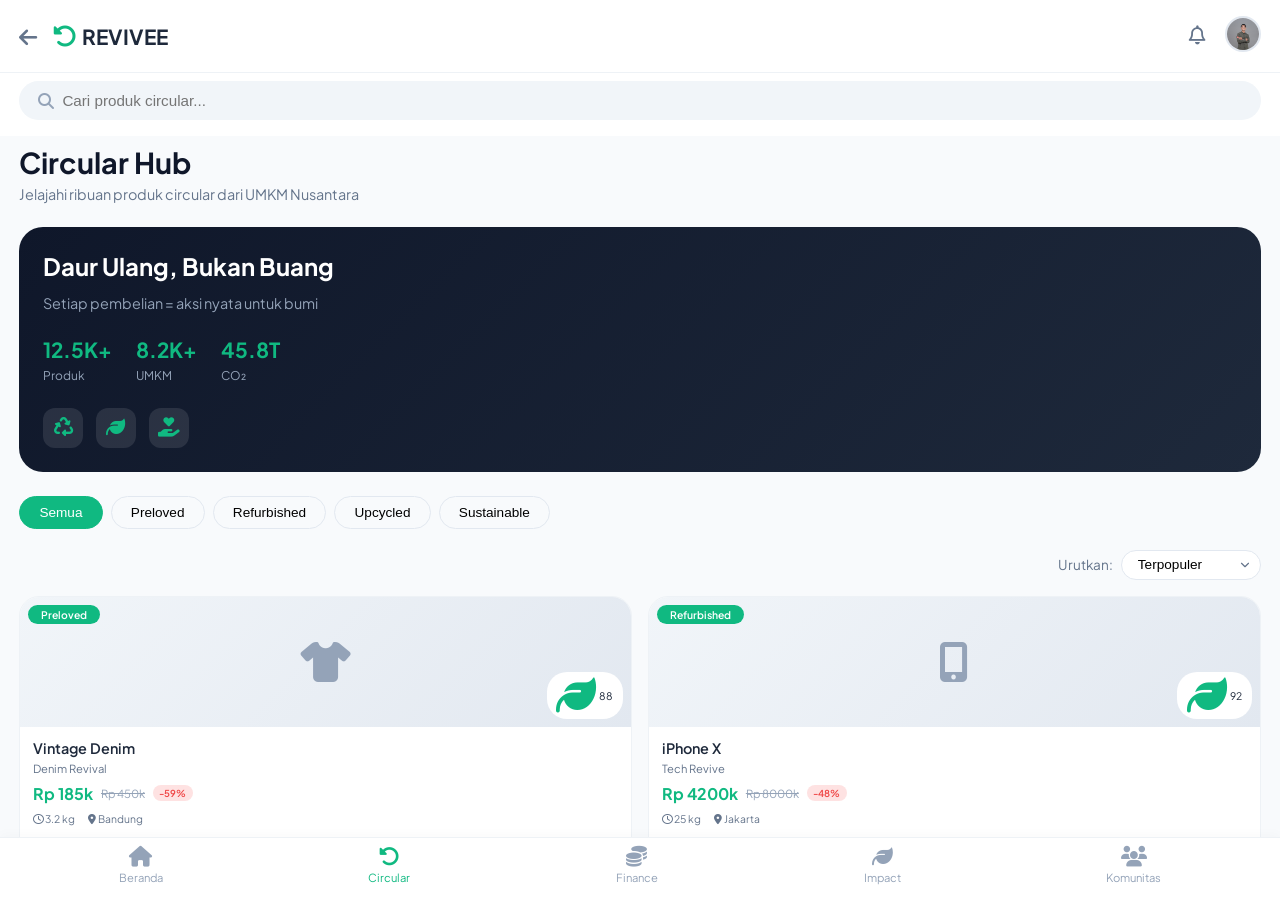
<file: circular.html>
<!DOCTYPE html>
<html lang="en">
<head>
    <meta charset="UTF-8">
    <meta name="viewport" content="width=device-width, initial-scale=1.0, maximum-scale=1.0, user-scalable=yes">
    <title>Circular Hub - REVIVEE</title>
    
    <!-- Fonts & Icons -->
    <link href="https://fonts.googleapis.com/css2?family=Plus+Jakarta+Sans:wght@300;400;500;600;700;800&display=swap" rel="stylesheet">
    <link rel="stylesheet" href="https://cdnjs.cloudflare.com/ajax/libs/font-awesome/6.4.0/css/all.min.css">
    
    <style>
        * {
            margin: 0;
            padding: 0;
            box-sizing: border-box;
        }

        body {
            font-family: 'Plus Jakarta Sans', sans-serif;
            background: #f8fafc;
            color: #1e293b;
            height: 100vh;
            display: flex;
            flex-direction: column;
        }

        /* Header Atas */
        .app-header {
            background: white;
            padding: 1rem 1.2rem;
            display: flex;
            justify-content: space-between;
            align-items: center;
            border-bottom: 1px solid #eef2f6;
            position: sticky;
            top: 0;
            z-index: 10;
        }

        .header-left {
            display: flex;
            align-items: center;
            gap: 1rem;
        }

        .back-btn {
            font-size: 1.3rem;
            color: #64748b;
            text-decoration: none;
        }

        .logo {
            display: flex;
            align-items: center;
            gap: 0.3rem;
            text-decoration: none;
        }

        .logo i {
            font-size: 1.5rem;
            color: #10b981;
        }

        .logo h1 {
            font-size: 1.3rem;
            font-weight: 700;
            color: #1e293b;
        }

        .header-right {
            display: flex;
            align-items: center;
            gap: 1.2rem;
        }

        .header-right i {
            font-size: 1.2rem;
            color: #64748b;
        }

        .profile img {
            width: 36px;
            height: 36px;
            border-radius: 50%;
            border: 2px solid #e2e8f0;
        }

        /* Search Container */
        .search-container {
            background: white;
            padding: 0.5rem 1.2rem 1rem;
            position: sticky;
            top: 60px;
            z-index: 9;
        }

        .search-box {
            background: #f1f5f9;
            border-radius: 30px;
            padding: 0.7rem 1.2rem;
            display: flex;
            align-items: center;
            gap: 0.5rem;
        }

        .search-box i {
            color: #94a3b8;
            font-size: 1rem;
        }

        .search-box input {
            border: none;
            background: transparent;
            outline: none;
            width: 100%;
            font-size: 0.95rem;
        }

        /* MAIN SCROLLABLE CONTENT */
        .scrollable-content {
            flex: 1;
            overflow-y: auto;
            padding: 0.5rem 1.2rem 1rem;
            -webkit-overflow-scrolling: touch;
        }

        /* Page Title */
        .page-title {
            margin-bottom: 1.5rem;
        }

        .page-title h1 {
            font-size: 1.8rem;
            color: #0f172a;
            margin-bottom: 0.3rem;
        }

        .page-title p {
            color: #64748b;
            font-size: 0.9rem;
        }

        /* Circular Hero */
        .circular-hero {
            background: linear-gradient(135deg, #0f172a, #1e293b);
            border-radius: 24px;
            padding: 1.5rem;
            margin-bottom: 1.5rem;
        }

        .circular-hero-content h2 {
            font-size: 1.5rem;
            color: white;
            margin-bottom: 0.8rem;
        }

        .circular-hero-content p {
            color: #94a3b8;
            font-size: 0.9rem;
            margin-bottom: 1.5rem;
        }

        .circular-stats {
            display: flex;
            gap: 1.5rem;
        }

        .circular-stat .number {
            font-size: 1.3rem;
            font-weight: 700;
            color: #10b981;
            display: block;
        }

        .circular-stat .label {
            color: #94a3b8;
            font-size: 0.75rem;
        }

        .hero-icons {
            display: flex;
            gap: 0.8rem;
            margin-top: 1.5rem;
        }

        .hero-icon {
            width: 40px;
            height: 40px;
            background: rgba(255,255,255,0.1);
            border-radius: 12px;
            display: flex;
            align-items: center;
            justify-content: center;
        }

        .hero-icon i {
            font-size: 1.2rem;
            color: #10b981;
        }

        /* Section Header */
        .section-header {
            display: flex;
            justify-content: space-between;
            align-items: center;
            margin: 1.5rem 0 1rem;
        }

        .section-header h2 {
            font-size: 1.2rem;
            font-weight: 700;
        }

        .view-all {
            color: #10b981;
            font-size: 0.85rem;
            text-decoration: none;
        }

        /* Filter Tabs */
        .filter-tabs {
            display: flex;
            gap: 0.5rem;
            overflow-x: auto;
            margin-bottom: 1rem;
            padding-bottom: 0.3rem;
        }

        .filter-tabs::-webkit-scrollbar {
            display: none;
        }

        .filter-tab {
            background: transparent;
            border: 1px solid #e2e8f0;
            padding: 0.5rem 1.2rem;
            border-radius: 30px;
            font-size: 0.85rem;
            white-space: nowrap;
            cursor: pointer;
        }

        .filter-tab.active {
            background: #10b981;
            color: white;
            border-color: #10b981;
        }

        /* Sort Section */
        .sort-section {
            display: flex;
            justify-content: flex-end;
            align-items: center;
            gap: 0.5rem;
            margin-bottom: 1rem;
        }

        .sort-section label {
            color: #64748b;
            font-size: 0.85rem;
        }

        .sort-section select {
            padding: 0.4rem 1.5rem 0.4rem 1rem;
            border-radius: 30px;
            border: 1px solid #e2e8f0;
            background: white;
            font-size: 0.85rem;
            appearance: none;
            background-image: url("data:image/svg+xml,%3Csvg xmlns='http://www.w3.org/2000/svg' width='14' height='14' viewBox='0 0 24 24' fill='none' stroke='%2364748b' stroke-width='2' stroke-linecap='round' stroke-linejoin='round'%3E%3Cpolyline points='6 9 12 15 18 9'%3E%3C/polyline%3E%3C/svg%3E");
            background-repeat: no-repeat;
            background-position: right 0.5rem center;
        }

        /* Product Grid */
        .product-grid {
            display: grid;
            grid-template-columns: 1fr 1fr;
            gap: 1rem;
            margin-bottom: 2rem;
        }

        .product-card {
            background: white;
            border-radius: 20px;
            overflow: hidden;
            border: 1px solid #eef2f6;
            position: relative;
        }

        .product-badge {
            position: absolute;
            top: 0.5rem;
            left: 0.5rem;
            background: #10b981;
            color: white;
            padding: 0.2rem 0.8rem;
            border-radius: 20px;
            font-size: 0.65rem;
            font-weight: 600;
            z-index: 1;
        }

        .product-image {
            height: 130px;
            background: linear-gradient(135deg, #f1f5f9, #e2e8f0);
            display: flex;
            align-items: center;
            justify-content: center;
            position: relative;
        }

        .product-image i {
            font-size: 2.5rem;
            color: #94a3b8;
        }

        .carbon-chip {
            position: absolute;
            bottom: 0.5rem;
            right: 0.5rem;
            background: white;
            padding: 0.2rem 0.6rem;
            border-radius: 20px;
            font-size: 0.65rem;
            display: flex;
            align-items: center;
            gap: 0.2rem;
        }

        .product-info {
            padding: 0.8rem;
        }

        .product-title {
            font-size: 0.9rem;
            font-weight: 600;
            margin-bottom: 0.2rem;
        }

        .product-seller {
            font-size: 0.7rem;
            color: #64748b;
            margin-bottom: 0.5rem;
        }

        .price-section {
            display: flex;
            align-items: center;
            gap: 0.5rem;
            margin-bottom: 0.5rem;
            flex-wrap: wrap;
        }

        .current-price {
            font-size: 1rem;
            font-weight: 700;
            color: #10b981;
        }

        .original-price {
            font-size: 0.7rem;
            color: #94a3b8;
            text-decoration: line-through;
        }

        .discount {
            background: #fee2e2;
            color: #ef4444;
            padding: 0.1rem 0.4rem;
            border-radius: 12px;
            font-size: 0.6rem;
            font-weight: 600;
        }

        .product-meta {
            display: flex;
            gap: 0.8rem;
            font-size: 0.65rem;
            color: #64748b;
            margin-bottom: 0.5rem;
        }

        .esg-badge {
            background: #e8f0fe;
            color: #2563eb;
            padding: 0.15rem 0.6rem;
            border-radius: 20px;
            font-size: 0.6rem;
            font-weight: 600;
            display: inline-block;
            margin-bottom: 0.5rem;
        }

        .add-to-cart {
            width: 100%;
            background: #f1f5f9;
            border: none;
            padding: 0.6rem;
            border-radius: 16px;
            font-size: 0.75rem;
            font-weight: 600;
            display: flex;
            align-items: center;
            justify-content: center;
            gap: 0.3rem;
        }

        /* Circular Process */
        .process-steps {
            display: grid;
            grid-template-columns: 1fr 1fr;
            gap: 1rem;
            margin-bottom: 2rem;
        }

        .process-step {
            background: white;
            border-radius: 20px;
            padding: 1.2rem;
            border: 1px solid #eef2f6;
            position: relative;
        }

        .step-number {
            width: 30px;
            height: 30px;
            background: #10b981;
            color: white;
            border-radius: 15px;
            display: flex;
            align-items: center;
            justify-content: center;
            font-size: 1rem;
            font-weight: 600;
            margin-bottom: 0.8rem;
        }

        .step-icon {
            width: 40px;
            height: 40px;
            background: #f1f5f9;
            border-radius: 20px;
            display: flex;
            align-items: center;
            justify-content: center;
            margin-bottom: 0.8rem;
        }

        .step-icon i {
            font-size: 1.2rem;
            color: #10b981;
        }

        .process-step h4 {
            font-size: 1rem;
            margin-bottom: 0.3rem;
        }

        .process-step p {
            color: #64748b;
            font-size: 0.8rem;
            line-height: 1.4;
        }

        /* Impact Cards */
        .impact-cards {
            display: grid;
            grid-template-columns: 1fr 1fr;
            gap: 1rem;
            margin-bottom: 2rem;
        }

        .impact-card {
            background: linear-gradient(135deg, #0f172a, #1e293b);
            border-radius: 20px;
            padding: 1.2rem;
            color: white;
            text-align: center;
        }

        .impact-card i {
            font-size: 1.5rem;
            color: #10b981;
            margin-bottom: 0.5rem;
        }

        .impact-card h3 {
            font-size: 1.2rem;
            margin-bottom: 0.2rem;
        }

        .impact-card p {
            color: #94a3b8;
            font-size: 0.75rem;
        }

        /* Bottom Padding untuk navbar */
        .bottom-padding {
            height: 70px;
        }

        /* BOTTOM NAVBAR - FIXED */
        .bottom-navbar {
            position: fixed;
            bottom: 0;
            left: 0;
            right: 0;
            background: white;
            display: flex;
            justify-content: space-around;
            align-items: center;
            padding: 0.5rem 1rem 1rem;
            border-top: 1px solid #eef2f6;
            box-shadow: 0 -4px 10px rgba(0,0,0,0.02);
            z-index: 100;
        }

        .nav-item {
            display: flex;
            flex-direction: column;
            align-items: center;
            text-decoration: none;
            color: #94a3b8;
            font-size: 0.7rem;
            gap: 0.2rem;
        }

        .nav-item i {
            font-size: 1.3rem;
        }

        .nav-item.active {
            color: #10b981;
        }

        /* Animations */
        @keyframes slideIn {
            from {
                transform: translateX(100%);
                opacity: 0;
            }
            to {
                transform: translateX(0);
                opacity: 1;
            }
        }
    </style>
</head>
<body>
    <!-- Header Atas -->
    <header class="app-header">
        <div class="header-left">
            <a href="index.html" class="back-btn">
                <i class="fa-solid fa-arrow-left"></i>
            </a>
            <div class="logo">
                <i class="fa-solid fa-rotate-left"></i>
                <h1>REVIVEE</h1>
            </div>
        </div>
         <div class="header-right">
            <i class="fa-regular fa-bell"></i>
            <div class="profile">
                <img src="/images/bintang.jpg" alt="profile">
            </div>
        </div>
    </header>

    <!-- Search Bar -->
    <div class="search-container">
        <div class="search-box">
            <i class="fa-solid fa-search"></i>
            <input type="text" placeholder="Cari produk circular...">
        </div>
    </div>

    <!-- MAIN SCROLLABLE CONTENT -->
    <main class="scrollable-content">
        <!-- Page Title -->
        <div class="page-title">
            <h1>Circular Hub</h1>
            <p>Jelajahi ribuan produk circular dari UMKM Nusantara</p>
        </div>

        <!-- Circular Hero -->
        <div class="circular-hero">
            <div class="circular-hero-content">
                <h2>Daur Ulang, Bukan Buang</h2>
                <p>Setiap pembelian = aksi nyata untuk bumi</p>
                
                <div class="circular-stats">
                    <div class="circular-stat">
                        <span class="number">12.5K+</span>
                        <span class="label">Produk</span>
                    </div>
                    <div class="circular-stat">
                        <span class="number">8.2K+</span>
                        <span class="label">UMKM</span>
                    </div>
                    <div class="circular-stat">
                        <span class="number">45.8T</span>
                        <span class="label">CO₂</span>
                    </div>
                </div>

                <div class="hero-icons">
                    <div class="hero-icon"><i class="fa-solid fa-recycle"></i></div>
                    <div class="hero-icon"><i class="fa-solid fa-leaf"></i></div>
                    <div class="hero-icon"><i class="fa-solid fa-hand-holding-heart"></i></div>
                </div>
            </div>
        </div>

        <!-- Filter Tabs -->
        <div class="filter-tabs">
            <button class="filter-tab active">Semua</button>
            <button class="filter-tab">Preloved</button>
            <button class="filter-tab">Refurbished</button>
            <button class="filter-tab">Upcycled</button>
            <button class="filter-tab">Sustainable</button>
        </div>

        <!-- Sort -->
        <div class="sort-section">
            <label>Urutkan:</label>
            <select>
                <option>Terpopuler</option>
                <option>Terbaru</option>
                <option>Harga Terendah</option>
                <option>Harga Tertinggi</option>
                <option>Carbon Score</option>
            </select>
        </div>

        <!-- Product Grid -->
        <div class="product-grid" id="productGrid"></div>

        <!-- Section Header -->
        <div class="section-header">
            <h2>Bagaimana Cara Kerjanya?</h2>
        </div>

        <!-- Process Steps -->
        <div class="process-steps">
            <div class="process-step">
                <div class="step-number">1</div>
                <div class="step-icon"><i class="fa-solid fa-hand-holding-heart"></i></div>
                <h4>Donasi/Jual</h4>
                <p>Setor produk bekas layak pakai</p>
            </div>
            
            <div class="process-step">
                <div class="step-number">2</div>
                <div class="step-icon"><i class="fa-solid fa-rotate"></i></div>
                <h4>Inspeksi</h4>
                <p>Diperiksa & diperbaiki</p>
            </div>
            
            <div class="process-step">
                <div class="step-number">3</div>
                <div class="step-icon"><i class="fa-solid fa-microchip"></i></div>
                <h4>AI Pricing</h4>
                <p>Harga & carbon check</p>
            </div>
            
            <div class="process-step">
                <div class="step-number">4</div>
                <div class="step-icon"><i class="fa-solid fa-store"></i></div>
                <h4>Dipasarkan</h4>
                <p>Siap dibeli komunitas</p>
            </div>
        </div>

        <!-- Section Header -->
        <div class="section-header">
            <h2>Dampak Positif</h2>
        </div>

        <!-- Impact Cards -->
        <div class="impact-cards">
            <div class="impact-card">
                <i class="fa-solid fa-water"></i>
                <h3>12.5M Liter</h3>
                <p>Air Terhemat</p>
            </div>
            
            <div class="impact-card">
                <i class="fa-solid fa-trash"></i>
                <h3>45.8 Ton</h3>
                <p>Sampah Berkurang</p>
            </div>
            
            <div class="impact-card">
                <i class="fa-solid fa-bolt"></i>
                <h3>2.3 MW</h3>
                <p>Energi Tersimpan</p>
            </div>
            
            <div class="impact-card">
                <i class="fa-solid fa-tree"></i>
                <h3>12.000+</h3>
                <p>Pohon Terselamatkan</p>
            </div>
        </div>

        <!-- Bottom Padding -->
        <div class="bottom-padding"></div>
    </main>

    <!-- BOTTOM NAVBAR - FIXED -->
    <nav class="bottom-navbar">
        <a href="index.html" class="nav-item">
            <i class="fa-solid fa-house"></i>
            <span>Beranda</span>
        </a>
        <a href="circular.html" class="nav-item active">
            <i class="fa-solid fa-rotate-left"></i>
            <span>Circular</span>
        </a>
        <a href="finance.html" class="nav-item">
            <i class="fa-solid fa-coins"></i>
            <span>Finance</span>
        </a>
        <a href="impact.html" class="nav-item">
            <i class="fa-solid fa-leaf"></i>
            <span>Impact</span>
        </a>
        <a href="community.html" class="nav-item">
            <i class="fa-solid fa-users"></i>
            <span>Komunitas</span>
        </a>
    </nav>

    <script>
        // Sample product data
        const products = [
            {
                id: 1,
                name: "Vintage Denim",
                seller: "Denim Revival",
                location: "Bandung",
                price: 185000,
                originalPrice: 450000,
                category: "Preloved",
                carbonSaved: 3.2,
                carbonScore: 88,
                esg: "Platinum",
                icon: "fa-tshirt"
            },
            {
                id: 2,
                name: "iPhone X",
                seller: "Tech Revive",
                location: "Jakarta",
                price: 4200000,
                originalPrice: 8000000,
                category: "Refurbished",
                carbonSaved: 25,
                carbonScore: 92,
                esg: "Gold",
                icon: "fa-mobile-alt"
            },
            {
                id: 3,
                name: "Wood Table",
                seller: "Eco Furniture",
                location: "Yogyakarta",
                price: 350000,
                originalPrice: 600000,
                category: "Upcycled",
                carbonSaved: 8.5,
                carbonScore: 78,
                esg: "Silver",
                icon: "fa-couch"
            },
            {
                id: 4,
                name: "Batik Ecoprint",
                seller: "Batik Nusantara",
                location: "Solo",
                price: 275000,
                originalPrice: 350000,
                category: "Sustainable",
                carbonSaved: 1.8,
                carbonScore: 95,
                esg: "Platinum",
                icon: "fa-paint-brush"
            },
            {
                id: 5,
                name: "Canvas Bag",
                seller: "Bag Revival",
                location: "Bogor",
                price: 125000,
                originalPrice: 300000,
                category: "Preloved",
                carbonSaved: 2.1,
                carbonScore: 85,
                esg: "Gold",
                icon: "fa-bag-shopping"
            },
            {
                id: 6,
                name: "MacBook Air",
                seller: "Apple Circular",
                location: "Tangerang",
                price: 8500000,
                originalPrice: 15000000,
                category: "Refurbished",
                carbonSaved: 45,
                carbonScore: 90,
                esg: "Platinum",
                icon: "fa-laptop"
            }
        ];

        // Load products
        function loadProducts() {
            const grid = document.getElementById('productGrid');
            if (!grid) return;

            grid.innerHTML = '';

            products.forEach(product => {
                const discount = Math.round(((product.originalPrice - product.price) / product.originalPrice) * 100);
                
                const card = `
                    <div class="product-card" data-category="${product.category.toLowerCase()}">
                        <span class="product-badge">${product.category}</span>
                        <div class="product-image">
                            <i class="fas ${product.icon}"></i>
                            <div class="carbon-chip">
                                <i class="fa-solid fa-leaf" style="color: #10b981;"></i> ${product.carbonScore}
                            </div>
                        </div>
                        <div class="product-info">
                            <h4 class="product-title">${product.name}</h4>
                            <p class="product-seller">${product.seller}</p>
                            <div class="price-section">
                                <span class="current-price">Rp ${(product.price/1000).toFixed(0)}k</span>
                                <span class="original-price">Rp ${(product.originalPrice/1000).toFixed(0)}k</span>
                                <span class="discount">-${discount}%</span>
                            </div>
                            <div class="product-meta">
                                <span><i class="fa-regular fa-clock"></i> ${product.carbonSaved} kg</span>
                                <span><i class="fa-solid fa-location-dot"></i> ${product.location}</span>
                            </div>
                            <span class="esg-badge">ESG ${product.esg}</span>
                            <button class="add-to-cart" onclick="addToCart('${product.name}')">
                                <i class="fa-regular fa-bag-shopping"></i> Keranjang
                            </button>
                        </div>
                    </div>
                `;
                
                grid.innerHTML += card;
            });
        }

        // Add to cart
        function addToCart(productName) {
            const toast = document.createElement('div');
            toast.style.cssText = `
                position: fixed;
                bottom: 80px;
                left: 50%;
                transform: translateX(-50%);
                background: #10b981;
                color: white;
                padding: 0.8rem 1.5rem;
                border-radius: 30px;
                font-size: 0.9rem;
                font-weight: 600;
                box-shadow: 0 10px 30px rgba(16, 185, 129, 0.3);
                z-index: 1000;
                animation: slideIn 0.3s ease;
            `;
            toast.innerHTML = `<i class="fa-regular fa-circle-check"></i> ${productName} ditambahkan`;
            
            document.body.appendChild(toast);
            
            setTimeout(() => {
                document.body.removeChild(toast);
            }, 2000);
        }

        // Filter tabs
        document.querySelectorAll('.filter-tab').forEach(tab => {
            tab.addEventListener('click', function() {
                document.querySelectorAll('.filter-tab').forEach(t => t.classList.remove('active'));
                this.classList.add('active');
                
                const category = this.textContent.toLowerCase();
                const products = document.querySelectorAll('.product-card');
                
                products.forEach(product => {
                    if (category === 'semua' || product.dataset.category === category) {
                        product.style.display = 'block';
                    } else {
                        product.style.display = 'none';
                    }
                });
            });
        });

        // Sort select
        document.querySelector('select').addEventListener('change', function() {
            const sortBy = this.value;
            // Implement sorting logic here
        });

        // Initialize
        window.addEventListener('load', loadProducts);
    </script>
</body>
</html>
</file>
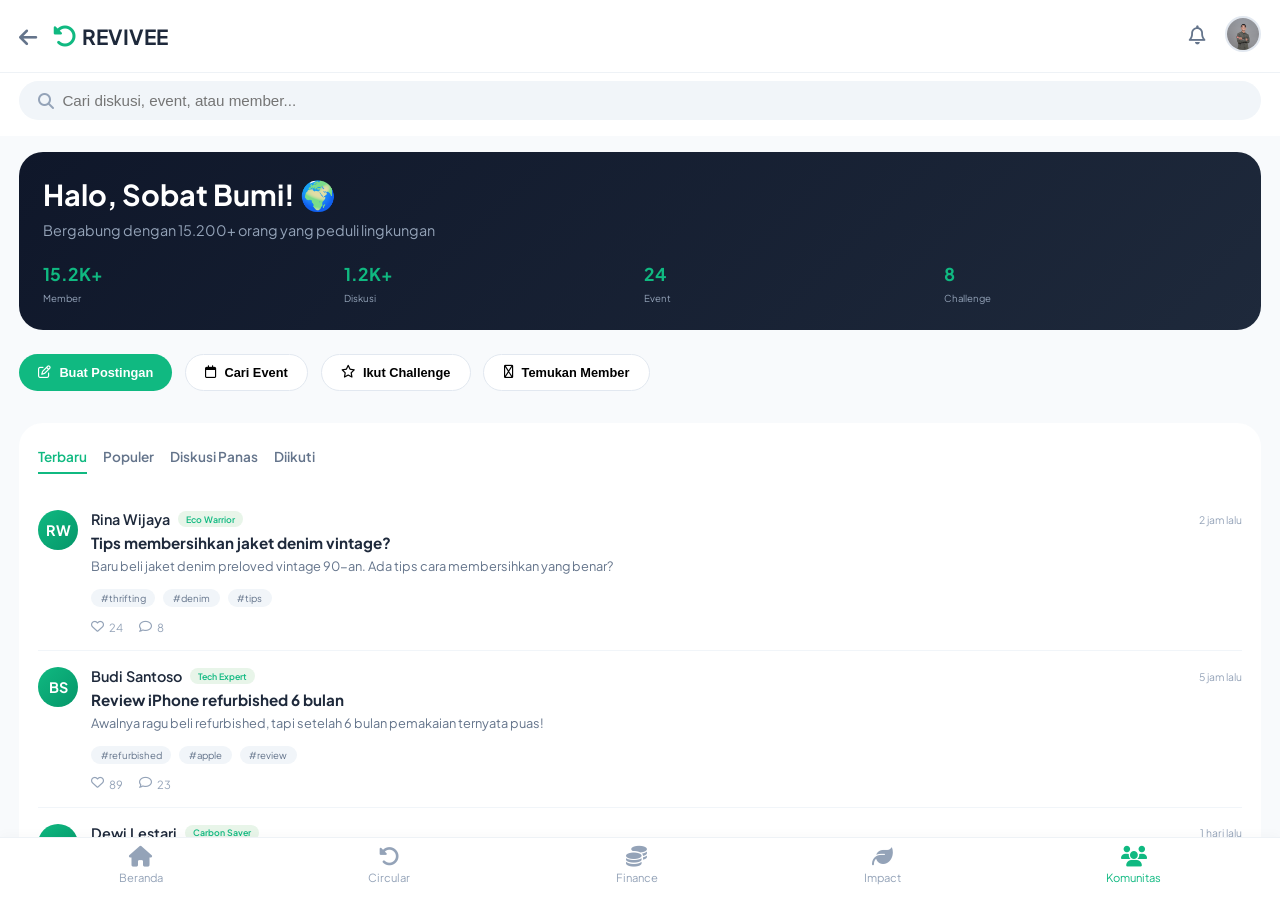
<file: community.html>
<!DOCTYPE html>
<html lang="en">
<head>
    <meta charset="UTF-8">
    <meta name="viewport" content="width=device-width, initial-scale=1.0, maximum-scale=1.0, user-scalable=yes">
    <title>Komunitas - REVIVEE</title>
    
    <!-- Fonts & Icons -->
    <link href="https://fonts.googleapis.com/css2?family=Plus+Jakarta+Sans:wght@300;400;500;600;700;800&display=swap" rel="stylesheet">
    <link rel="stylesheet" href="https://cdnjs.cloudflare.com/ajax/libs/font-awesome/6.4.0/css/all.min.css">
    
    <style>
        * {
            margin: 0;
            padding: 0;
            box-sizing: border-box;
        }

        body {
            font-family: 'Plus Jakarta Sans', sans-serif;
            background: #f8fafc;
            color: #1e293b;
            height: 100vh;
            display: flex;
            flex-direction: column;
        }

        /* Header Atas */
        .app-header {
            background: white;
            padding: 1rem 1.2rem;
            display: flex;
            justify-content: space-between;
            align-items: center;
            border-bottom: 1px solid #eef2f6;
            position: sticky;
            top: 0;
            z-index: 10;
        }

        .header-left {
            display: flex;
            align-items: center;
            gap: 1rem;
        }

        .back-btn {
            font-size: 1.3rem;
            color: #64748b;
            text-decoration: none;
        }

        .logo {
            display: flex;
            align-items: center;
            gap: 0.3rem;
            text-decoration: none;
        }

        .logo i {
            font-size: 1.5rem;
            color: #10b981;
        }

        .logo h1 {
            font-size: 1.3rem;
            font-weight: 700;
            color: #1e293b;
        }

        .header-right {
            display: flex;
            align-items: center;
            gap: 1.2rem;
        }

        .header-right i {
            font-size: 1.2rem;
            color: #64748b;
        }

        .profile img {
            width: 36px;
            height: 36px;
            border-radius: 50%;
            border: 2px solid #e2e8f0;
        }

        /* Search Container */
        .search-container {
            background: white;
            padding: 0.5rem 1.2rem 1rem;
            position: sticky;
            top: 60px;
            z-index: 9;
        }

        .search-box {
            background: #f1f5f9;
            border-radius: 30px;
            padding: 0.7rem 1.2rem;
            display: flex;
            align-items: center;
            gap: 0.5rem;
        }

        .search-box i {
            color: #94a3b8;
            font-size: 1rem;
        }

        .search-box input {
            border: none;
            background: transparent;
            outline: none;
            width: 100%;
            font-size: 0.95rem;
        }

        /* MAIN SCROLLABLE CONTENT */
        .scrollable-content {
            flex: 1;
            overflow-y: auto;
            padding: 1rem 1.2rem 1rem;
            -webkit-overflow-scrolling: touch;
        }

        /* Hero Section Mobile */
        .community-hero {
            background: linear-gradient(135deg, #0f172a, #1e293b);
            border-radius: 24px;
            padding: 1.5rem;
            margin-bottom: 1.5rem;
            color: white;
        }

        .hero-content h1 {
            font-size: 1.8rem;
            margin-bottom: 0.5rem;
        }

        .hero-content p {
            color: #94a3b8;
            font-size: 0.9rem;
            margin-bottom: 1.5rem;
        }

        .hero-stats {
            display: grid;
            grid-template-columns: repeat(4, 1fr);
            gap: 0.5rem;
        }

        .hero-stat .number {
            font-size: 1.1rem;
            font-weight: 700;
            color: #10b981;
            display: block;
        }

        .hero-stat .label {
            color: #94a3b8;
            font-size: 0.6rem;
        }

        /* Quick Actions Scroll */
        .quick-actions {
            display: flex;
            gap: 0.8rem;
            overflow-x: auto;
            margin-bottom: 1.5rem;
            padding-bottom: 0.5rem;
        }

        .quick-actions::-webkit-scrollbar {
            display: none;
        }

        .action-btn {
            background: white;
            border: 1px solid #e2e8f0;
            padding: 0.6rem 1.2rem;
            border-radius: 30px;
            font-weight: 600;
            font-size: 0.8rem;
            display: flex;
            align-items: center;
            gap: 0.5rem;
            white-space: nowrap;
        }

        .action-btn.primary {
            background: #10b981;
            color: white;
            border: none;
        }

        /* Feed Section */
        .feed-section {
            background: white;
            border-radius: 24px;
            padding: 1.2rem;
            margin-bottom: 1.5rem;
        }

        .feed-tabs {
            display: flex;
            gap: 1rem;
            overflow-x: auto;
            margin-bottom: 1rem;
            padding-bottom: 0.3rem;
        }

        .feed-tabs::-webkit-scrollbar {
            display: none;
        }

        .feed-tab {
            padding: 0.4rem 0;
            font-weight: 600;
            color: #64748b;
            font-size: 0.85rem;
            white-space: nowrap;
            border-bottom: 2px solid transparent;
        }

        .feed-tab.active {
            color: #10b981;
            border-bottom-color: #10b981;
        }

        /* Post Item */
        .post-item {
            display: flex;
            gap: 0.8rem;
            padding: 1rem 0;
            border-bottom: 1px solid #f1f5f9;
        }

        .post-avatar {
            width: 40px;
            height: 40px;
            background: linear-gradient(135deg, #10b981, #059669);
            border-radius: 50%;
            display: flex;
            align-items: center;
            justify-content: center;
            color: white;
            font-weight: 700;
            font-size: 0.9rem;
            flex-shrink: 0;
        }

        .post-content {
            flex: 1;
        }

        .post-header {
            display: flex;
            justify-content: space-between;
            align-items: center;
            margin-bottom: 0.3rem;
        }

        .post-author {
            display: flex;
            align-items: center;
            gap: 0.5rem;
        }

        .author-name {
            font-weight: 600;
            font-size: 0.9rem;
        }

        .author-badge {
            background: #e8f5e9;
            color: #10b981;
            padding: 0.15rem 0.5rem;
            border-radius: 30px;
            font-size: 0.55rem;
            font-weight: 600;
        }

        .post-time {
            color: #94a3b8;
            font-size: 0.65rem;
        }

        .post-title {
            font-weight: 700;
            font-size: 0.95rem;
            margin-bottom: 0.3rem;
        }

        .post-excerpt {
            color: #64748b;
            font-size: 0.8rem;
            line-height: 1.5;
            margin-bottom: 0.8rem;
        }

        .post-tags {
            display: flex;
            gap: 0.5rem;
            margin-bottom: 0.8rem;
            flex-wrap: wrap;
        }

        .post-tag {
            background: #f1f5f9;
            padding: 0.2rem 0.6rem;
            border-radius: 30px;
            font-size: 0.6rem;
            color: #64748b;
        }

        .post-stats {
            display: flex;
            gap: 1rem;
        }

        .post-stat {
            display: flex;
            align-items: center;
            gap: 0.3rem;
            color: #94a3b8;
            font-size: 0.7rem;
        }

        .post-stat i {
            font-size: 0.8rem;
        }

        /* Sidebar Cards */
        .sidebar-card {
            background: white;
            border-radius: 20px;
            padding: 1.2rem;
            margin-bottom: 1rem;
        }

        .card-header {
            display: flex;
            justify-content: space-between;
            align-items: center;
            margin-bottom: 1rem;
        }

        .card-header h3 {
            font-size: 0.9rem;
            color: #64748b;
        }

        .card-header a {
            color: #10b981;
            text-decoration: none;
            font-size: 0.7rem;
        }

        /* Topic Items */
        .topic-item {
            display: flex;
            justify-content: space-between;
            align-items: center;
            padding: 0.6rem 0;
            border-bottom: 1px solid #f1f5f9;
        }

        .topic-item:last-child {
            border-bottom: none;
        }

        .topic-name {
            display: flex;
            align-items: center;
            gap: 0.5rem;
            font-size: 0.8rem;
        }

        .topic-name i {
            color: #10b981;
            font-size: 0.7rem;
        }

        .topic-count {
            background: #f1f5f9;
            padding: 0.15rem 0.5rem;
            border-radius: 30px;
            font-size: 0.6rem;
            color: #64748b;
        }

        /* Member Items */
        .member-item {
            display: flex;
            align-items: center;
            gap: 0.8rem;
            padding: 0.5rem 0;
        }

        .member-rank {
            width: 22px;
            height: 22px;
            background: #f1f5f9;
            border-radius: 50%;
            display: flex;
            align-items: center;
            justify-content: center;
            font-size: 0.65rem;
            font-weight: 700;
            color: #64748b;
        }

        .member-rank.gold {
            background: #fef3c7;
            color: #f59e0b;
        }

        .member-info {
            flex: 1;
        }

        .member-name {
            font-weight: 600;
            font-size: 0.85rem;
        }

        .member-points {
            font-size: 0.6rem;
            color: #10b981;
        }

        .member-level {
            background: #f1f5f9;
            padding: 0.15rem 0.5rem;
            border-radius: 30px;
            font-size: 0.55rem;
            color: #64748b;
        }

        /* Event Items */
        .event-item {
            display: flex;
            gap: 0.8rem;
            padding: 0.8rem 0;
            border-bottom: 1px solid #f1f5f9;
        }

        .event-item:last-child {
            border-bottom: none;
        }

        .event-date {
            background: #f1f5f9;
            border-radius: 10px;
            padding: 0.3rem;
            text-align: center;
            min-width: 45px;
        }

        .event-date .day {
            font-size: 1rem;
            font-weight: 700;
            color: #10b981;
            display: block;
        }

        .event-date .month {
            font-size: 0.55rem;
            color: #64748b;
        }

        .event-details {
            flex: 1;
        }

        .event-title {
            font-weight: 600;
            font-size: 0.85rem;
            margin-bottom: 0.2rem;
        }

        .event-meta {
            display: flex;
            gap: 1rem;
            font-size: 0.6rem;
            color: #64748b;
        }

        .event-meta i {
            color: #10b981;
            margin-right: 0.2rem;
            font-size: 0.6rem;
        }

        /* Challenge Cards */
        .challenges-section {
            margin: 1.5rem 0;
        }

        .section-header {
            display: flex;
            justify-content: space-between;
            align-items: center;
            margin-bottom: 1rem;
        }

        .section-header h2 {
            font-size: 1.1rem;
            font-weight: 700;
        }

        .section-header a {
            color: #10b981;
            text-decoration: none;
            font-size: 0.8rem;
        }

        .challenges-grid {
            display: grid;
            grid-template-columns: 1fr;
            gap: 1rem;
        }

        .challenge-card {
            background: white;
            border-radius: 20px;
            padding: 1.2rem;
        }

        .challenge-header {
            display: flex;
            justify-content: space-between;
            align-items: center;
            margin-bottom: 0.5rem;
        }

        .challenge-title {
            font-weight: 700;
            font-size: 0.95rem;
        }

        .challenge-prize {
            background: #fef3c7;
            color: #f59e0b;
            padding: 0.2rem 0.6rem;
            border-radius: 30px;
            font-size: 0.6rem;
            font-weight: 600;
        }

        .challenge-desc {
            color: #64748b;
            font-size: 0.8rem;
            line-height: 1.5;
            margin-bottom: 1rem;
        }

        .challenge-meta {
            display: flex;
            gap: 1rem;
            font-size: 0.7rem;
            color: #64748b;
            margin-bottom: 1rem;
        }

        .progress-label {
            display: flex;
            justify-content: space-between;
            font-size: 0.7rem;
            color: #64748b;
            margin-bottom: 0.3rem;
        }

        .progress-bar {
            height: 4px;
            background: #f1f5f9;
            border-radius: 2px;
            overflow: hidden;
            margin-bottom: 1rem;
        }

        .progress-fill {
            height: 4px;
            background: #10b981;
            border-radius: 2px;
        }

        .join-challenge {
            width: 100%;
            background: #f1f5f9;
            border: none;
            padding: 0.6rem;
            border-radius: 16px;
            font-weight: 600;
            font-size: 0.8rem;
        }

        /* Leaders Grid */
        .leaders-grid {
            display: grid;
            grid-template-columns: repeat(2, 1fr);
            gap: 0.8rem;
            margin: 1rem 0;
        }

        .leader-card {
            background: white;
            border-radius: 20px;
            padding: 1rem;
            text-align: center;
        }

        .leader-avatar {
            width: 50px;
            height: 50px;
            background: linear-gradient(135deg, #10b981, #059669);
            border-radius: 50%;
            display: flex;
            align-items: center;
            justify-content: center;
            margin: 0 auto 0.5rem;
            color: white;
            font-size: 1.2rem;
            font-weight: 700;
        }

        .leader-name {
            font-weight: 600;
            font-size: 0.85rem;
            margin-bottom: 0.2rem;
        }

        .leader-title {
            color: #10b981;
            font-size: 0.65rem;
            margin-bottom: 0.5rem;
        }

        .leader-stats {
            display: flex;
            justify-content: center;
            gap: 0.8rem;
            font-size: 0.6rem;
            color: #64748b;
        }

        .leader-stats i {
            color: #10b981;
            margin-right: 0.2rem;
        }

        /* CTA Section */
        .cta-section {
            background: linear-gradient(135deg, #10b981, #059669);
            border-radius: 24px;
            padding: 1.5rem;
            text-align: center;
            color: white;
            margin: 1.5rem 0;
        }

        .cta-section h2 {
            font-size: 1.3rem;
            margin-bottom: 0.5rem;
        }

        .cta-section p {
            opacity: 0.9;
            font-size: 0.8rem;
            margin-bottom: 1.2rem;
        }

        .cta-button {
            background: white;
            color: #10b981;
            border: none;
            padding: 0.8rem 2rem;
            border-radius: 30px;
            font-weight: 700;
            font-size: 0.9rem;
        }

        /* Bottom Padding */
        .bottom-padding {
            height: 70px;
        }

        /* BOTTOM NAVBAR - FIXED */
        .bottom-navbar {
            position: fixed;
            bottom: 0;
            left: 0;
            right: 0;
            background: white;
            display: flex;
            justify-content: space-around;
            align-items: center;
            padding: 0.5rem 1rem 1rem;
            border-top: 1px solid #eef2f6;
            box-shadow: 0 -4px 10px rgba(0,0,0,0.02);
            z-index: 100;
        }

        .nav-item {
            display: flex;
            flex-direction: column;
            align-items: center;
            text-decoration: none;
            color: #94a3b8;
            font-size: 0.7rem;
            gap: 0.2rem;
        }

        .nav-item i {
            font-size: 1.3rem;
        }

        .nav-item.active {
            color: #10b981;
        }
    </style>
</head>
<body>
    <!-- Header Atas -->
    <header class="app-header">
        <div class="header-left">
            <a href="index.html" class="back-btn">
                <i class="fa-solid fa-arrow-left"></i>
            </a>
            <div class="logo">
                <i class="fa-solid fa-rotate-left"></i>
                <h1>REVIVEE</h1>
            </div>
        </div>
        <div class="header-right">
            <i class="fa-regular fa-bell"></i>
            <div class="profile">
                <img src="/images/bintang.jpg" alt="profile">
            </div>
        </div>
    </header>

    <!-- Search Container -->
    <div class="search-container">
        <div class="search-box">
            <i class="fa-solid fa-search"></i>
            <input type="text" placeholder="Cari diskusi, event, atau member...">
        </div>
    </div>

    <!-- MAIN SCROLLABLE CONTENT -->
    <main class="scrollable-content">
        <!-- Hero Section -->
        <div class="community-hero">
            <div class="hero-content">
                <h1>Halo, Sobat Bumi! 🌍</h1>
                <p>Bergabung dengan 15.200+ orang yang peduli lingkungan</p>
                
                <div class="hero-stats">
                    <div class="hero-stat">
                        <span class="number">15.2K+</span>
                        <span class="label">Member</span>
                    </div>
                    <div class="hero-stat">
                        <span class="number">1.2K+</span>
                        <span class="label">Diskusi</span>
                    </div>
                    <div class="hero-stat">
                        <span class="number">24</span>
                        <span class="label">Event</span>
                    </div>
                    <div class="hero-stat">
                        <span class="number">8</span>
                        <span class="label">Challenge</span>
                    </div>
                </div>
            </div>
        </div>

        <!-- Quick Actions -->
        <div class="quick-actions">
            <button class="action-btn primary">
                <i class="fa-regular fa-pen-to-square"></i> Buat Postingan
            </button>
            <button class="action-btn">
                <i class="fa-regular fa-calendar"></i> Cari Event
            </button>
            <button class="action-btn">
                <i class="fa-regular fa-star"></i> Ikut Challenge
            </button>
            <button class="action-btn">
                <i class="fa-regular fa-user-group"></i> Temukan Member
            </button>
        </div>

        <!-- Feed Section -->
        <div class="feed-section">
            <div class="feed-tabs">
                <div class="feed-tab active">Terbaru</div>
                <div class="feed-tab">Populer</div>
                <div class="feed-tab">Diskusi Panas</div>
                <div class="feed-tab">Diikuti</div>
            </div>

            <!-- Post 1 -->
            <div class="post-item">
                <div class="post-avatar">RW</div>
                <div class="post-content">
                    <div class="post-header">
                        <div class="post-author">
                            <span class="author-name">Rina Wijaya</span>
                            <span class="author-badge">Eco Warrior</span>
                        </div>
                        <span class="post-time">2 jam lalu</span>
                    </div>
                    <div class="post-title">Tips membersihkan jaket denim vintage?</div>
                    <div class="post-excerpt">
                        Baru beli jaket denim preloved vintage 90-an. Ada tips cara membersihkan yang benar?
                    </div>
                    <div class="post-tags">
                        <span class="post-tag">#thrifting</span>
                        <span class="post-tag">#denim</span>
                        <span class="post-tag">#tips</span>
                    </div>
                    <div class="post-stats">
                        <span class="post-stat"><i class="fa-regular fa-heart"></i> 24</span>
                        <span class="post-stat"><i class="fa-regular fa-comment"></i> 8</span>
                    </div>
                </div>
            </div>

            <!-- Post 2 -->
            <div class="post-item">
                <div class="post-avatar">BS</div>
                <div class="post-content">
                    <div class="post-header">
                        <div class="post-author">
                            <span class="author-name">Budi Santoso</span>
                            <span class="author-badge">Tech Expert</span>
                        </div>
                        <span class="post-time">5 jam lalu</span>
                    </div>
                    <div class="post-title">Review iPhone refurbished 6 bulan</div>
                    <div class="post-excerpt">
                        Awalnya ragu beli refurbished, tapi setelah 6 bulan pemakaian ternyata puas!
                    </div>
                    <div class="post-tags">
                        <span class="post-tag">#refurbished</span>
                        <span class="post-tag">#apple</span>
                        <span class="post-tag">#review</span>
                    </div>
                    <div class="post-stats">
                        <span class="post-stat"><i class="fa-regular fa-heart"></i> 89</span>
                        <span class="post-stat"><i class="fa-regular fa-comment"></i> 23</span>
                    </div>
                </div>
            </div>

            <!-- Post 3 -->
            <div class="post-item">
                <div class="post-avatar">DL</div>
                <div class="post-content">
                    <div class="post-header">
                        <div class="post-author">
                            <span class="author-name">Dewi Lestari</span>
                            <span class="author-badge">Carbon Saver</span>
                        </div>
                        <span class="post-time">1 hari lalu</span>
                    </div>
                    <div class="post-title">Cara hitung carbon footprint di REVIVEE</div>
                    <div class="post-excerpt">
                        Penjelasan lengkap gimana cara AI menghitung estimasi karbon tiap produk.
                    </div>
                    <div class="post-tags">
                        <span class="post-tag">#carbon</span>
                        <span class="post-tag">#edukasi</span>
                        <span class="post-tag">#AI</span>
                    </div>
                    <div class="post-stats">
                        <span class="post-stat"><i class="fa-regular fa-heart"></i> 234</span>
                        <span class="post-stat"><i class="fa-regular fa-comment"></i> 45</span>
                    </div>
                </div>
            </div>

            <div style="text-align: center; margin-top: 1rem;">
                <button style="background: none; border: 1px solid #10b981; color: #10b981; padding: 0.5rem 1.5rem; border-radius: 30px; font-size: 0.8rem;">
                    Muat Lainnya
                </button>
            </div>
        </div>

        <!-- Trending Topics -->
        <div class="sidebar-card">
            <div class="card-header">
                <h3>🔥 TRENDING TOPICS</h3>
                <a href="#">Lihat Semua</a>
            </div>
            
            <div class="topic-item">
                <div class="topic-name">
                    <i class="fa-solid fa-hashtag"></i>
                    <span>#tips thrifting</span>
                </div>
                <span class="topic-count">245</span>
            </div>
            <div class="topic-item">
                <div class="topic-name">
                    <i class="fa-solid fa-hashtag"></i>
                    <span>#refurbished</span>
                </div>
                <span class="topic-count">189</span>
            </div>
            <div class="topic-item">
                <div class="topic-name">
                    <i class="fa-solid fa-hashtag"></i>
                    <span>#diylokal</span>
                </div>
                <span class="topic-count">156</span>
            </div>
        </div>

        <!-- Upcoming Events -->
        <div class="sidebar-card">
            <div class="card-header">
                <h3>📅 UPCOMING EVENTS</h3>
                <a href="#">Lihat Semua</a>
            </div>
            
            <div class="event-item">
                <div class="event-date">
                    <span class="day">15</span>
                    <span class="month">MAR</span>
                </div>
                <div class="event-details">
                    <div class="event-title">Workshop Upcycling</div>
                    <div class="event-meta">
                        <span><i class="fa-solid fa-location-dot"></i> Yogyakarta</span>
                    </div>
                </div>
            </div>
            
            <div class="event-item">
                <div class="event-date">
                    <span class="day">16</span>
                    <span class="month">MAR</span>
                </div>
                <div class="event-details">
                    <div class="event-title">Webinar Investasi Hijau</div>
                    <div class="event-meta">
                        <span><i class="fa-solid fa-globe"></i> Online</span>
                    </div>
                </div>
            </div>
        </div>

        <!-- Challenges Section -->
        <div class="challenges-section">
            <div class="section-header">
                <h2>⚡ Challenge Aktif</h2>
                <a href="#">Lihat Semua →</a>
            </div>

            <div class="challenges-grid">
                <div class="challenge-card">
                    <div class="challenge-header">
                        <span class="challenge-title">#30HariZeroWaste</span>
                        <span class="challenge-prize">500 poin</span>
                    </div>
                    <div class="challenge-desc">
                        Kurangi sampah plastik selama 30 hari!
                    </div>
                    <div class="challenge-meta">
                        <span><i class="fa-regular fa-user"></i> 234 peserta</span>
                        <span><i class="fa-regular fa-clock"></i> 12 hari</span>
                    </div>
                    <div class="progress-label">
                        <span>Partisipasi 78%</span>
                    </div>
                    <div class="progress-bar">
                        <div class="progress-fill" style="width: 78%"></div>
                    </div>
                    <button class="join-challenge">Ikut Challenge</button>
                </div>
            </div>
        </div>

        <!-- Leaders Section -->
        <div class="section-header">
            <h2>🌟 Community Leaders</h2>
            <a href="#">Lihat Semua →</a>
        </div>

        <div class="leaders-grid">
            <div class="leader-card">
                <div class="leader-avatar">SW</div>
                <div class="leader-name">Sarah Wijaya</div>
                <div class="leader-title">Eco Ambassador</div>
                <div class="leader-stats">
                    <span><i class="fa-regular fa-heart"></i> 2.3K</span>
                </div>
            </div>

            <div class="leader-card">
                <div class="leader-avatar">DP</div>
                <div class="leader-name">Dimas Prayogo</div>
                <div class="leader-title">Tech Expert</div>
                <div class="leader-stats">
                    <span><i class="fa-regular fa-heart"></i> 1.8K</span>
                </div>
            </div>
        </div>

        <!-- CTA Section -->
        <div class="cta-section">
            <h2>Belum Bergabung?</h2>
            <p>Dapatkan inspirasi dan temukan teman baru!</p>
            <button class="cta-button">
                Gabung Sekarang
            </button>
        </div>

        <!-- Bottom Padding -->
        <div class="bottom-padding"></div>
    </main>

    <!-- BOTTOM NAVBAR - FIXED -->
    <nav class="bottom-navbar">
        <a href="index.html" class="nav-item">
            <i class="fa-solid fa-house"></i>
            <span>Beranda</span>
        </a>
        <a href="circular.html" class="nav-item">
            <i class="fa-solid fa-rotate-left"></i>
            <span>Circular</span>
        </a>
        <a href="finance.html" class="nav-item">
            <i class="fa-solid fa-coins"></i>
            <span>Finance</span>
        </a>
        <a href="impact.html" class="nav-item">
            <i class="fa-solid fa-leaf"></i>
            <span>Impact</span>
        </a>
        <a href="community.html" class="nav-item active">
            <i class="fa-solid fa-users"></i>
            <span>Komunitas</span>
        </a>
    </nav>

    <script>
        // Simple click handlers
        document.querySelectorAll('.action-btn, .feed-tab, .post-item, .topic-item, .event-item, .challenge-card, .leader-card, .cta-button').forEach(el => {
            el.addEventListener('click', function() {
                alert('Fitur akan segera hadir!');
            });
        });
    </script>
</body>
</html>
</file>
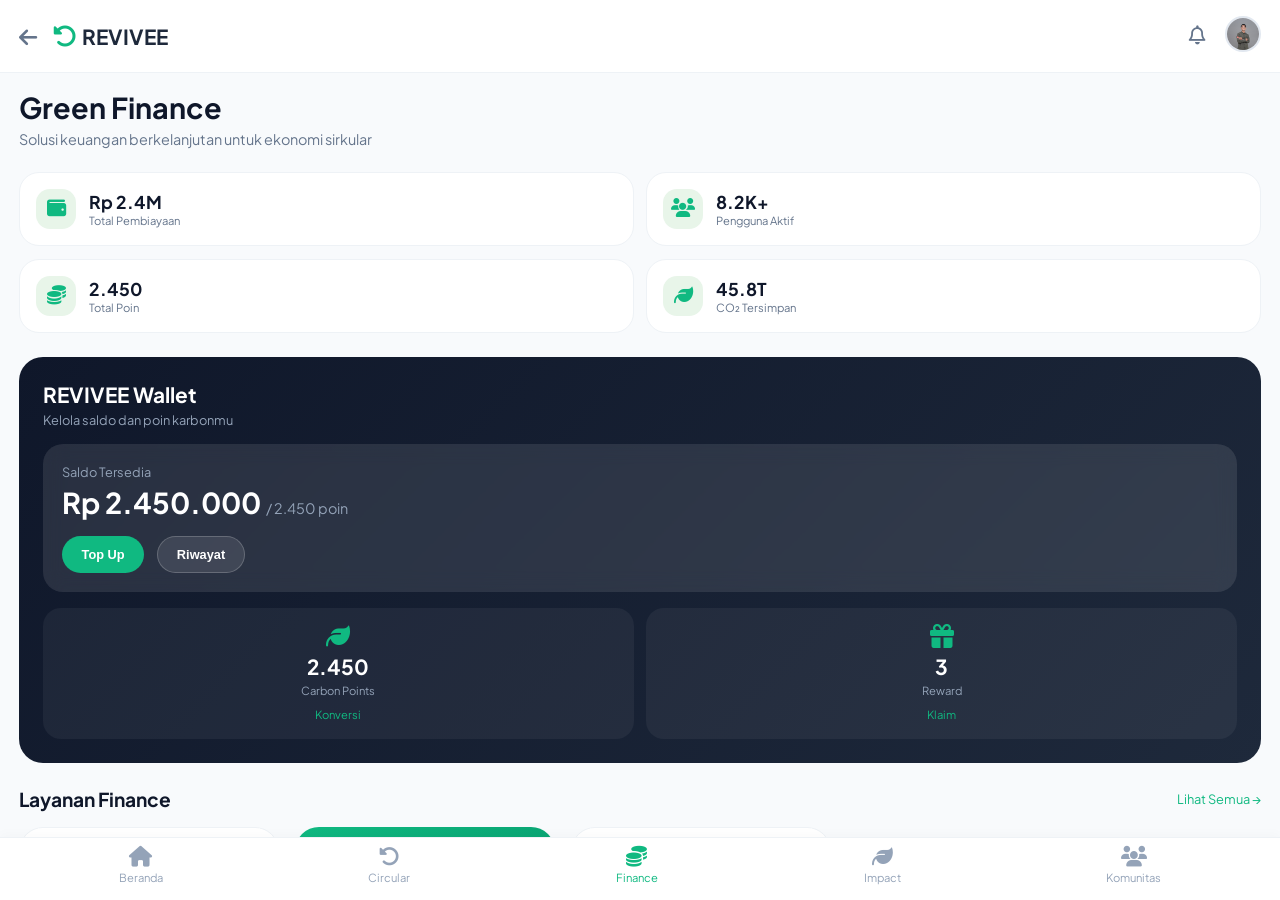
<file: finance.html>
<!DOCTYPE html>
<html lang="en">
<head>
    <meta charset="UTF-8">
    <meta name="viewport" content="width=device-width, initial-scale=1.0, maximum-scale=1.0, user-scalable=yes">
    <title>Green Finance - REVIVEE</title>
    
    <!-- Fonts & Icons -->
    <link href="https://fonts.googleapis.com/css2?family=Plus+Jakarta+Sans:wght@300;400;500;600;700;800&display=swap" rel="stylesheet">
    <link rel="stylesheet" href="https://cdnjs.cloudflare.com/ajax/libs/font-awesome/6.4.0/css/all.min.css">
    
    <style>
        * {
            margin: 0;
            padding: 0;
            box-sizing: border-box;
        }

        body {
            font-family: 'Plus Jakarta Sans', sans-serif;
            background: #f8fafc;
            color: #1e293b;
            height: 100vh;
            display: flex;
            flex-direction: column;
        }

        /* Header Atas */
        .app-header {
            background: white;
            padding: 1rem 1.2rem;
            display: flex;
            justify-content: space-between;
            align-items: center;
            border-bottom: 1px solid #eef2f6;
            position: sticky;
            top: 0;
            z-index: 10;
        }

        .header-left {
            display: flex;
            align-items: center;
            gap: 1rem;
        }

        .back-btn {
            font-size: 1.3rem;
            color: #64748b;
            text-decoration: none;
        }

        .logo {
            display: flex;
            align-items: center;
            gap: 0.3rem;
            text-decoration: none;
        }

        .logo i {
            font-size: 1.5rem;
            color: #10b981;
        }

        .logo h1 {
            font-size: 1.3rem;
            font-weight: 700;
            color: #1e293b;
        }

        .header-right {
            display: flex;
            align-items: center;
            gap: 1.2rem;
        }

        .header-right i {
            font-size: 1.2rem;
            color: #64748b;
        }

        .profile img {
            width: 36px;
            height: 36px;
            border-radius: 50%;
            border: 2px solid #e2e8f0;
        }

        /* MAIN SCROLLABLE CONTENT */
        .scrollable-content {
            flex: 1;
            overflow-y: auto;
            padding: 1rem 1.2rem 1rem;
            -webkit-overflow-scrolling: touch;
        }

        /* Page Title */
        .page-title {
            margin-bottom: 1.5rem;
        }

        .page-title h1 {
            font-size: 1.8rem;
            color: #0f172a;
            margin-bottom: 0.3rem;
        }

        .page-title p {
            color: #64748b;
            font-size: 0.9rem;
        }

        /* Stats Grid Mobile */
        .stats-grid {
            display: grid;
            grid-template-columns: repeat(2, 1fr);
            gap: 0.8rem;
            margin-bottom: 1.5rem;
        }

        .stat-card {
            background: white;
            border-radius: 20px;
            padding: 1rem;
            display: flex;
            align-items: center;
            gap: 0.8rem;
            border: 1px solid #eef2f6;
        }

        .stat-icon {
            width: 40px;
            height: 40px;
            background: #e8f5e9;
            border-radius: 14px;
            display: flex;
            align-items: center;
            justify-content: center;
        }

        .stat-icon i {
            font-size: 1.2rem;
            color: #10b981;
        }

        .stat-info h3 {
            font-size: 1.1rem;
            font-weight: 700;
            color: #0f172a;
        }

        .stat-info p {
            color: #64748b;
            font-size: 0.7rem;
        }

        /* Wallet Section Mobile */
        .wallet-section {
            background: linear-gradient(135deg, #0f172a, #1e293b);
            border-radius: 24px;
            padding: 1.5rem;
            margin-bottom: 1.5rem;
        }

        .wallet-info h2 {
            color: white;
            font-size: 1.3rem;
            margin-bottom: 0.3rem;
        }

        .wallet-info p {
            color: #94a3b8;
            font-size: 0.8rem;
            margin-bottom: 1rem;
        }

        .balance-card {
            background: rgba(255,255,255,0.1);
            backdrop-filter: blur(10px);
            border-radius: 20px;
            padding: 1.2rem;
            margin-bottom: 1rem;
        }

        .balance-label {
            color: #94a3b8;
            font-size: 0.8rem;
            margin-bottom: 0.3rem;
        }

        .balance-amount {
            color: white;
            font-size: 1.8rem;
            font-weight: 700;
            margin-bottom: 1rem;
        }

        .balance-amount small {
            font-size: 0.9rem;
            color: #94a3b8;
            font-weight: 400;
        }

        .wallet-actions {
            display: flex;
            gap: 0.8rem;
        }

        .wallet-btn {
            padding: 0.6rem 1.2rem;
            border-radius: 30px;
            border: none;
            font-weight: 600;
            font-size: 0.8rem;
            cursor: pointer;
        }

        .wallet-btn.primary {
            background: #10b981;
            color: white;
        }

        .wallet-btn.secondary {
            background: rgba(255,255,255,0.1);
            color: white;
            border: 1px solid rgba(255,255,255,0.2);
        }

        .points-grid {
            display: grid;
            grid-template-columns: 1fr 1fr;
            gap: 0.8rem;
        }

        .point-card {
            background: rgba(255,255,255,0.05);
            border-radius: 18px;
            padding: 1rem;
            text-align: center;
        }

        .point-card i {
            font-size: 1.5rem;
            color: #10b981;
            margin-bottom: 0.3rem;
        }

        .point-card h3 {
            color: white;
            font-size: 1.3rem;
            margin-bottom: 0.2rem;
        }

        .point-card p {
            color: #94a3b8;
            font-size: 0.7rem;
            margin-bottom: 0.3rem;
        }

        .point-card small {
            color: #10b981;
            font-size: 0.7rem;
            cursor: pointer;
        }

        /* Section Title */
        .section-title {
            display: flex;
            justify-content: space-between;
            align-items: center;
            margin: 1.5rem 0 1rem;
        }

        .section-title h2 {
            font-size: 1.2rem;
            font-weight: 700;
            color: #0f172a;
        }

        .section-title a {
            color: #10b981;
            text-decoration: none;
            font-size: 0.8rem;
        }

        /* Finance Cards Scroll */
        .finance-scroll {
            display: flex;
            gap: 1rem;
            overflow-x: auto;
            margin-bottom: 1.5rem;
            padding-bottom: 0.5rem;
        }

        .finance-scroll::-webkit-scrollbar {
            display: none;
        }

        .finance-card {
            background: white;
            border-radius: 24px;
            padding: 1.2rem;
            min-width: 260px;
            border: 1px solid #eef2f6;
            position: relative;
        }

        .finance-card.featured {
            background: linear-gradient(135deg, #10b981, #059669);
            border: none;
        }

        .finance-card.featured .card-title,
        .finance-card.featured .card-desc,
        .finance-card.featured .feature-item {
            color: white;
        }

        .card-badge {
            position: absolute;
            top: 0.8rem;
            right: 0.8rem;
            background: #fef3c7;
            color: #f59e0b;
            padding: 0.2rem 0.8rem;
            border-radius: 30px;
            font-size: 0.6rem;
            font-weight: 600;
        }

        .card-icon {
            width: 40px;
            height: 40px;
            background: #e8f5e9;
            border-radius: 14px;
            display: flex;
            align-items: center;
            justify-content: center;
            margin-bottom: 0.8rem;
        }

        .finance-card.featured .card-icon {
            background: rgba(255,255,255,0.2);
        }

        .card-icon i {
            font-size: 1.2rem;
            color: #10b981;
        }

        .finance-card.featured .card-icon i {
            color: white;
        }

        .card-title {
            font-size: 1.1rem;
            font-weight: 700;
            margin-bottom: 0.3rem;
        }

        .card-desc {
            color: #64748b;
            font-size: 0.8rem;
            margin-bottom: 1rem;
        }

        .feature-list {
            margin-bottom: 1rem;
        }

        .feature-item {
            display: flex;
            align-items: center;
            gap: 0.4rem;
            color: #64748b;
            font-size: 0.75rem;
            margin-bottom: 0.4rem;
        }

        .feature-item i {
            color: #10b981;
            font-size: 0.7rem;
        }

        .finance-card.featured .feature-item i {
            color: white;
        }

        .card-footer {
            display: flex;
            justify-content: space-between;
            align-items: center;
        }

        .card-price {
            font-size: 1.1rem;
            font-weight: 700;
            color: #10b981;
        }

        .finance-card.featured .card-price {
            color: white;
        }

        .card-button {
            background: #f1f5f9;
            border: none;
            padding: 0.4rem 1rem;
            border-radius: 30px;
            font-weight: 600;
            font-size: 0.7rem;
            cursor: pointer;
        }

        .finance-card.featured .card-button {
            background: white;
            color: #10b981;
        }

        /* Investment Cards */
        .investment-grid {
            display: grid;
            grid-template-columns: 1fr;
            gap: 1rem;
            margin-bottom: 1.5rem;
        }

        .investment-card {
            background: white;
            border-radius: 24px;
            padding: 1.2rem;
            border: 1px solid #eef2f6;
        }

        .investment-header {
            display: flex;
            justify-content: space-between;
            align-items: center;
            margin-bottom: 0.3rem;
        }

        .investment-header h3 {
            font-size: 1rem;
        }

        .risk-badge {
            background: #dcfce7;
            color: #10b981;
            padding: 0.15rem 0.6rem;
            border-radius: 30px;
            font-size: 0.6rem;
            font-weight: 600;
        }

        .risk-badge.medium {
            background: #fef3c7;
            color: #f59e0b;
        }

        .seller-name {
            color: #64748b;
            font-size: 0.75rem;
            margin-bottom: 0.8rem;
        }

        .investment-meta {
            display: flex;
            justify-content: space-between;
            margin-bottom: 0.8rem;
        }

        .roi {
            color: #10b981;
            font-weight: 600;
            font-size: 0.9rem;
        }

        .tenor {
            color: #64748b;
            font-size: 0.8rem;
        }

        .progress-section {
            margin-bottom: 0.8rem;
        }

        .progress-label {
            display: flex;
            justify-content: space-between;
            font-size: 0.7rem;
            color: #64748b;
            margin-bottom: 0.2rem;
        }

        .progress-bar {
            height: 4px;
            background: #f1f5f9;
            border-radius: 2px;
            overflow: hidden;
        }

        .progress-fill {
            height: 4px;
            background: #10b981;
            border-radius: 2px;
        }

        .invest-min {
            font-size: 0.7rem;
            color: #64748b;
            margin-bottom: 0.8rem;
        }

        .invest-btn {
            width: 100%;
            background: #10b981;
            color: white;
            border: none;
            padding: 0.6rem;
            border-radius: 16px;
            font-weight: 600;
            font-size: 0.8rem;
            cursor: pointer;
        }

        /* ESG Section Mobile */
        .esg-section {
            background: white;
            border-radius: 24px;
            padding: 1.2rem;
            margin-top: 1.5rem;
            margin-bottom: 1rem;
        }

        .esg-header {
            display: flex;
            flex-direction: column;
            gap: 0.8rem;
            margin-bottom: 1rem;
        }

        .esg-header h3 {
            font-size: 1.1rem;
        }

        .search-seller {
            display: flex;
            gap: 0.5rem;
        }

        .search-seller input {
            flex: 1;
            padding: 0.5rem 1rem;
            border-radius: 30px;
            border: 1px solid #e2e8f0;
            font-size: 0.8rem;
            outline: none;
        }

        .search-seller button {
            background: #10b981;
            color: white;
            border: none;
            padding: 0.5rem 1rem;
            border-radius: 30px;
            font-size: 0.8rem;
            cursor: pointer;
        }

        .esg-list {
            display: flex;
            flex-direction: column;
            gap: 0.8rem;
        }

        .esg-item {
            display: grid;
            grid-template-columns: 2fr 1fr auto;
            align-items: center;
            padding: 0.8rem;
            background: #f8fafc;
            border-radius: 16px;
        }

        .seller-info {
            display: flex;
            flex-direction: column;
        }

        .seller-name {
            font-weight: 600;
            font-size: 0.9rem;
        }

        .seller-location {
            font-size: 0.65rem;
            color: #64748b;
        }

        .category {
            font-size: 0.75rem;
            color: #64748b;
        }

        .rating-badge {
            padding: 0.15rem 0.6rem;
            border-radius: 30px;
            font-size: 0.65rem;
            font-weight: 600;
            text-align: center;
        }

        .rating-platinum {
            background: #e8e8ff;
            color: #6366f1;
        }

        .rating-gold {
            background: #fef3c7;
            color: #f59e0b;
        }

        .rating-silver {
            background: #f1f5f9;
            color: #64748b;
        }

        .action-btn {
            background: #f1f5f9;
            border: none;
            padding: 0.3rem 0.8rem;
            border-radius: 30px;
            font-size: 0.65rem;
            cursor: pointer;
            white-space: nowrap;
        }

        /* Bottom Padding untuk navbar */
        .bottom-padding {
            height: 70px;
        }

        /* BOTTOM NAVBAR - FIXED */
        .bottom-navbar {
            position: fixed;
            bottom: 0;
            left: 0;
            right: 0;
            background: white;
            display: flex;
            justify-content: space-around;
            align-items: center;
            padding: 0.5rem 1rem 1rem;
            border-top: 1px solid #eef2f6;
            box-shadow: 0 -4px 10px rgba(0,0,0,0.02);
            z-index: 100;
        }

        .nav-item {
            display: flex;
            flex-direction: column;
            align-items: center;
            text-decoration: none;
            color: #94a3b8;
            font-size: 0.7rem;
            gap: 0.2rem;
        }

        .nav-item i {
            font-size: 1.3rem;
        }

        .nav-item.active {
            color: #10b981;
        }

        /* Animations */
        @keyframes slideIn {
            from {
                transform: translateY(20px);
                opacity: 0;
            }
            to {
                transform: translateY(0);
                opacity: 1;
            }
        }
    </style>
</head>
<body>
    <!-- Header Atas -->
    <header class="app-header">
        <div class="header-left">
            <a href="index.html" class="back-btn">
                <i class="fa-solid fa-arrow-left"></i>
            </a>
            <div class="logo">
                <i class="fa-solid fa-rotate-left"></i>
                <h1>REVIVEE</h1>
            </div>
        </div>
         <div class="header-right">
            <i class="fa-regular fa-bell"></i>
            <div class="profile">
                <img src="/images/bintang.jpg" alt="profile">
            </div>
        </div>
    </header>

    <!-- MAIN SCROLLABLE CONTENT -->
    <main class="scrollable-content">
        <!-- Page Title -->
        <div class="page-title">
            <h1>Green Finance</h1>
            <p>Solusi keuangan berkelanjutan untuk ekonomi sirkular</p>
        </div>

        <!-- Stats Cards -->
        <div class="stats-grid">
            <div class="stat-card">
                <div class="stat-icon">
                    <i class="fa-solid fa-wallet"></i>
                </div>
                <div class="stat-info">
                    <h3>Rp 2.4M</h3>
                    <p>Total Pembiayaan</p>
                </div>
            </div>
            <div class="stat-card">
                <div class="stat-icon">
                    <i class="fa-solid fa-users"></i>
                </div>
                <div class="stat-info">
                    <h3>8.2K+</h3>
                    <p>Pengguna Aktif</p>
                </div>
            </div>
            <div class="stat-card">
                <div class="stat-icon">
                    <i class="fa-solid fa-coins"></i>
                </div>
                <div class="stat-info">
                    <h3>2.450</h3>
                    <p>Total Poin</p>
                </div>
            </div>
            <div class="stat-card">
                <div class="stat-icon">
                    <i class="fa-solid fa-leaf"></i>
                </div>
                <div class="stat-info">
                    <h3>45.8T</h3>
                    <p>CO₂ Tersimpan</p>
                </div>
            </div>
        </div>

        <!-- Wallet Section -->
        <div class="wallet-section">
            <div class="wallet-info">
                <h2>REVIVEE Wallet</h2>
                <p>Kelola saldo dan poin karbonmu</p>
                
                <div class="balance-card">
                    <div class="balance-label">Saldo Tersedia</div>
                    <div class="balance-amount">Rp 2.450.000 <small>/ 2.450 poin</small></div>
                    <div class="wallet-actions">
                        <button class="wallet-btn primary">Top Up</button>
                        <button class="wallet-btn secondary">Riwayat</button>
                    </div>
                </div>
            </div>
            
            <div class="points-grid">
                <div class="point-card">
                    <i class="fa-solid fa-leaf"></i>
                    <h3>2.450</h3>
                    <p>Carbon Points</p>
                    <small>Konversi</small>
                </div>
                <div class="point-card">
                    <i class="fa-solid fa-gift"></i>
                    <h3>3</h3>
                    <p>Reward</p>
                    <small>Klaim</small>
                </div>
            </div>
        </div>

        <!-- Layanan Finance -->
        <div class="section-title">
            <h2>Layanan Finance</h2>
            <a href="#">Lihat Semua →</a>
        </div>

        <div class="finance-scroll">
            <!-- Green PayLater -->
            <div class="finance-card">
                <div class="card-icon">
                    <i class="fa-solid fa-clock"></i>
                </div>
                <h3 class="card-title">Green PayLater</h3>
                <p class="card-desc">Bayar nanti dengan bunga khusus</p>
                <div class="feature-list">
                    <div class="feature-item">
                        <i class="fa-solid fa-check-circle"></i>
                        <span>Bunga 0% carbon score A</span>
                    </div>
                    <div class="feature-item">
                        <i class="fa-solid fa-check-circle"></i>
                        <span>Tenor 3, 6, 12 bulan</span>
                    </div>
                </div>
                <div class="card-footer">
                    <span class="card-price">0%</span>
                    <button class="card-button">Ajukan</button>
                </div>
            </div>

            <!-- Carbon Reward -->
            <div class="finance-card featured">
                <span class="card-badge">POPULER</span>
                <div class="card-icon">
                    <i class="fa-solid fa-coins"></i>
                </div>
                <h3 class="card-title">Carbon Reward</h3>
                <p class="card-desc">Tukarkan poin karbon jadi saldo</p>
                <div class="feature-list">
                    <div class="feature-item">
                        <i class="fa-solid fa-check-circle"></i>
                        <span>1 kg CO₂ = 100 poin</span>
                    </div>
                    <div class="feature-item">
                        <i class="fa-solid fa-check-circle"></i>
                        <span>Voucher belanja & donasi</span>
                    </div>
                </div>
                <div class="card-footer">
                    <span class="card-price">2.450</span>
                    <button class="card-button">Tukar</button>
                </div>
            </div>

            <!-- Green Investment -->
            <div class="finance-card">
                <div class="card-icon">
                    <i class="fa-solid fa-chart-line"></i>
                </div>
                <h3 class="card-title">Green Investment</h3>
                <p class="card-desc">Investasi ke UMKM sustainable</p>
                <div class="feature-list">
                    <div class="feature-item">
                        <i class="fa-solid fa-check-circle"></i>
                        <span>ROI 12-18% per tahun</span>
                    </div>
                    <div class="feature-item">
                        <i class="fa-solid fa-check-circle"></i>
                        <span>Mulai Rp 1 Juta</span>
                    </div>
                </div>
                <div class="card-footer">
                    <span class="card-price">12-18%</span>
                    <button class="card-button">Investasi</button>
                </div>
            </div>
        </div>

        <!-- Investasi Tersedia -->
        <div class="section-title">
            <h2>Investasi Tersedia</h2>
            <a href="#">Lihat Semua →</a>
        </div>

        <div class="investment-grid">
            <div class="investment-card">
                <div class="investment-header">
                    <h3>Batik EcoPrint</h3>
                    <span class="risk-badge">Rendah</span>
                </div>
                <div class="seller-name">UMKM Batik Solo</div>
                <div class="investment-meta">
                    <span class="roi">ROI 15% p.a</span>
                    <span class="tenor">Tenor 12 bln</span>
                </div>
                <div class="progress-section">
                    <div class="progress-label">
                        <span>Terkumpul Rp 150Jt</span>
                        <span>Target Rp 200Jt</span>
                    </div>
                    <div class="progress-bar">
                        <div class="progress-fill" style="width: 75%"></div>
                    </div>
                </div>
                <div class="invest-min">Minimal Rp 1 Juta</div>
                <button class="invest-btn">Investasi Sekarang</button>
            </div>

            <div class="investment-card">
                <div class="investment-header">
                    <h3>Denim Revival</h3>
                    <span class="risk-badge medium">Sedang</span>
                </div>
                <div class="seller-name">Thrift Shop Bandung</div>
                <div class="investment-meta">
                    <span class="roi">ROI 18% p.a</span>
                    <span class="tenor">Tenor 12 bln</span>
                </div>
                <div class="progress-section">
                    <div class="progress-label">
                        <span>Terkumpul Rp 280Jt</span>
                        <span>Target Rp 600Jt</span>
                    </div>
                    <div class="progress-bar">
                        <div class="progress-fill" style="width: 45%"></div>
                    </div>
                </div>
                <div class="invest-min">Minimal Rp 2 Juta</div>
                <button class="invest-btn">Investasi Sekarang</button>
            </div>
        </div>

        <!-- ESG Scoring -->
        <div class="esg-section">
            <div class="esg-header">
                <h3>ESG Scoring Seller</h3>
                <div class="search-seller">
                    <input type="text" placeholder="Cari seller..." id="sellerSearch">
                    <button>Cari</button>
                </div>
            </div>

            <div class="esg-list">
                <div class="esg-item">
                    <div class="seller-info">
                        <span class="seller-name">Denim Revival</span>
                        <span class="seller-location">Bandung</span>
                    </div>
                    <div class="category">Preloved</div>
                    <span class="rating-badge rating-platinum">Platinum</span>
                </div>

                <div class="esg-item">
                    <div class="seller-info">
                        <span class="seller-name">Tech Revive</span>
                        <span class="seller-location">Jakarta</span>
                    </div>
                    <div class="category">Refurbished</div>
                    <span class="rating-badge rating-gold">Gold</span>
                </div>

                <div class="esg-item">
                    <div class="seller-info">
                        <span class="seller-name">Eco Furniture</span>
                        <span class="seller-location">Jogja</span>
                    </div>
                    <div class="category">Upcycled</div>
                    <span class="rating-badge rating-silver">Silver</span>
                </div>
            </div>
        </div>

        <!-- Bottom Padding -->
        <div class="bottom-padding"></div>
    </main>

    <!-- BOTTOM NAVBAR - FIXED -->
    <nav class="bottom-navbar">
        <a href="index.html" class="nav-item">
            <i class="fa-solid fa-house"></i>
            <span>Beranda</span>
        </a>
        <a href="circular.html" class="nav-item">
            <i class="fa-solid fa-rotate-left"></i>
            <span>Circular</span>
        </a>
        <a href="finance.html" class="nav-item active">
            <i class="fa-solid fa-coins"></i>
            <span>Finance</span>
        </a>
        <a href="impact.html" class="nav-item">
            <i class="fa-solid fa-leaf"></i>
            <span>Impact</span>
        </a>
        <a href="community.html" class="nav-item">
            <i class="fa-solid fa-users"></i>
            <span>Komunitas</span>
        </a>
    </nav>

    <script>
        // Add click handlers
        document.querySelectorAll('.wallet-btn').forEach(btn => {
            btn.addEventListener('click', function() {
                const action = this.textContent;
                alert(`Fitur ${action} akan segera hadir!`);
            });
        });

        document.querySelectorAll('.card-button, .invest-btn').forEach(btn => {
            btn.addEventListener('click', function() {
                alert('Fitur sedang dalam pengembangan');
            });
        });

        document.querySelectorAll('.point-card small').forEach(btn => {
            btn.addEventListener('click', function() {
                alert('Fitur akan segera hadir');
            });
        });

        document.querySelector('.search-seller button').addEventListener('click', function() {
            const query = document.getElementById('sellerSearch').value;
            alert(query ? `Mencari seller: ${query}` : 'Masukkan nama seller');
        });
    </script>
</body>
</html>
</file>
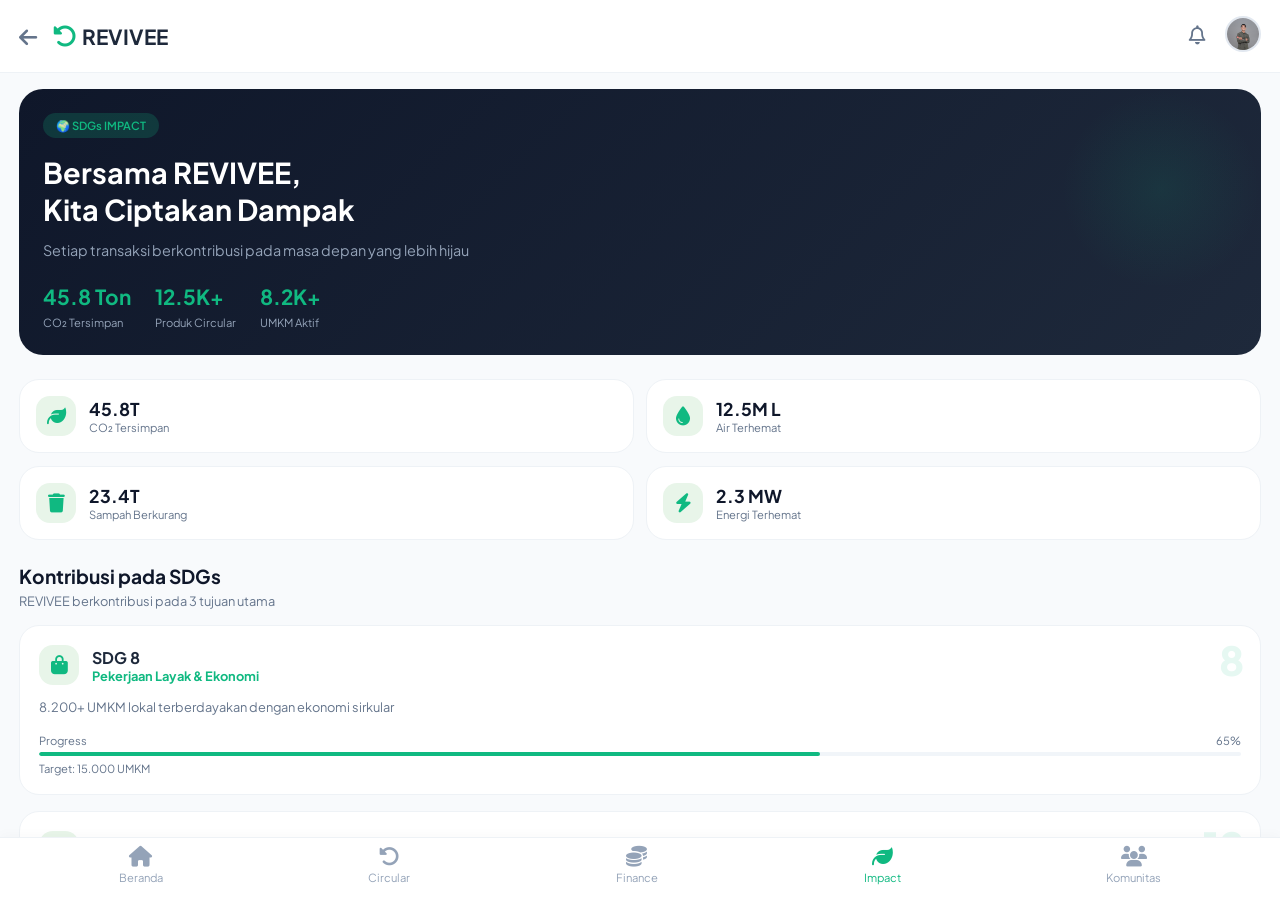
<file: impact.html>
<!DOCTYPE html>
<html lang="en">
<head>
    <meta charset="UTF-8">
    <meta name="viewport" content="width=device-width, initial-scale=1.0, maximum-scale=1.0, user-scalable=yes">
    <title>Dampak & SDGs - REVIVEE</title>
    
    <!-- Fonts & Icons -->
    <link href="https://fonts.googleapis.com/css2?family=Plus+Jakarta+Sans:wght@300;400;500;600;700;800&display=swap" rel="stylesheet">
    <link rel="stylesheet" href="https://cdnjs.cloudflare.com/ajax/libs/font-awesome/6.4.0/css/all.min.css">
    
    <style>
        * {
            margin: 0;
            padding: 0;
            box-sizing: border-box;
        }

        body {
            font-family: 'Plus Jakarta Sans', sans-serif;
            background: #f8fafc;
            color: #1e293b;
            height: 100vh;
            display: flex;
            flex-direction: column;
        }

        /* Header Atas */
        .app-header {
            background: white;
            padding: 1rem 1.2rem;
            display: flex;
            justify-content: space-between;
            align-items: center;
            border-bottom: 1px solid #eef2f6;
            position: sticky;
            top: 0;
            z-index: 10;
        }

        .header-left {
            display: flex;
            align-items: center;
            gap: 1rem;
        }

        .back-btn {
            font-size: 1.3rem;
            color: #64748b;
            text-decoration: none;
        }

        .logo {
            display: flex;
            align-items: center;
            gap: 0.3rem;
            text-decoration: none;
        }

        .logo i {
            font-size: 1.5rem;
            color: #10b981;
        }

        .logo h1 {
            font-size: 1.3rem;
            font-weight: 700;
            color: #1e293b;
        }

        .header-right {
            display: flex;
            align-items: center;
            gap: 1.2rem;
        }

        .header-right i {
            font-size: 1.2rem;
            color: #64748b;
        }

        .profile img {
            width: 36px;
            height: 36px;
            border-radius: 50%;
            border: 2px solid #e2e8f0;
        }

        /* MAIN SCROLLABLE CONTENT */
        .scrollable-content {
            flex: 1;
            overflow-y: auto;
            padding: 1rem 1.2rem 1rem;
            -webkit-overflow-scrolling: touch;
        }

        /* Hero Section Mobile */
        .impact-hero {
            background: linear-gradient(135deg, #0f172a, #1e293b);
            border-radius: 24px;
            padding: 1.5rem;
            margin-bottom: 1.5rem;
            position: relative;
            overflow: hidden;
        }

        .impact-hero::before {
            content: '';
            position: absolute;
            top: 0;
            right: 0;
            width: 200px;
            height: 200px;
            background: radial-gradient(circle, rgba(16,185,129,0.1) 0%, transparent 70%);
            border-radius: 50%;
        }

        .impact-hero-content {
            position: relative;
            z-index: 1;
        }

        .hero-chip {
            background: rgba(16,185,129,0.2);
            color: #10b981;
            padding: 0.3rem 0.8rem;
            border-radius: 30px;
            font-size: 0.7rem;
            font-weight: 600;
            display: inline-block;
            margin-bottom: 1rem;
        }

        .impact-hero h1 {
            font-size: 1.8rem;
            color: white;
            margin-bottom: 0.8rem;
            line-height: 1.3;
        }

        .impact-hero p {
            color: #94a3b8;
            font-size: 0.9rem;
            margin-bottom: 1.5rem;
        }

        .hero-stats {
            display: flex;
            gap: 1.5rem;
            flex-wrap: wrap;
        }

        .hero-stat .number {
            font-size: 1.3rem;
            font-weight: 700;
            color: #10b981;
            display: block;
        }

        .hero-stat .label {
            color: #94a3b8;
            font-size: 0.7rem;
        }

        /* Overview Cards */
        .overview-grid {
            display: grid;
            grid-template-columns: repeat(2, 1fr);
            gap: 0.8rem;
            margin-bottom: 1.5rem;
        }

        .overview-card {
            background: white;
            border-radius: 20px;
            padding: 1rem;
            display: flex;
            align-items: center;
            gap: 0.8rem;
            border: 1px solid #eef2f6;
        }

        .overview-icon {
            width: 40px;
            height: 40px;
            background: #e8f5e9;
            border-radius: 14px;
            display: flex;
            align-items: center;
            justify-content: center;
        }

        .overview-icon i {
            font-size: 1.2rem;
            color: #10b981;
        }

        .overview-info h3 {
            font-size: 1.1rem;
            font-weight: 700;
            color: #0f172a;
        }

        .overview-info p {
            color: #64748b;
            font-size: 0.7rem;
        }

        /* Section Title */
        .section-title {
            margin: 1.5rem 0 1rem;
        }

        .section-title h2 {
            font-size: 1.2rem;
            font-weight: 700;
            color: #0f172a;
            margin-bottom: 0.3rem;
        }

        .section-title p {
            color: #64748b;
            font-size: 0.8rem;
        }

        /* SDGs Cards */
        .sdgs-grid {
            display: grid;
            grid-template-columns: 1fr;
            gap: 1rem;
            margin-bottom: 1.5rem;
        }

        .sdg-card {
            background: white;
            border-radius: 20px;
            padding: 1.2rem;
            border: 1px solid #eef2f6;
            position: relative;
            overflow: hidden;
        }

        .sdg-number {
            font-size: 2.5rem;
            font-weight: 800;
            color: #10b981;
            opacity: 0.1;
            position: absolute;
            top: 0.5rem;
            right: 1rem;
        }

        .sdg-header {
            display: flex;
            align-items: center;
            gap: 0.8rem;
            margin-bottom: 0.8rem;
        }

        .sdg-icon {
            width: 40px;
            height: 40px;
            background: #e8f5e9;
            border-radius: 14px;
            display: flex;
            align-items: center;
            justify-content: center;
        }

        .sdg-icon i {
            font-size: 1.2rem;
            color: #10b981;
        }

        .sdg-header h3 {
            font-size: 1rem;
            font-weight: 700;
        }

        .sdg-header h4 {
            color: #10b981;
            font-size: 0.8rem;
        }

        .sdg-card p {
            color: #64748b;
            font-size: 0.8rem;
            line-height: 1.5;
            margin-bottom: 1rem;
        }

        .sdg-progress .progress-header {
            display: flex;
            justify-content: space-between;
            font-size: 0.7rem;
            color: #64748b;
            margin-bottom: 0.3rem;
        }

        .progress-bar {
            height: 4px;
            background: #f1f5f9;
            border-radius: 2px;
            overflow: hidden;
            margin-bottom: 0.3rem;
        }

        .progress-fill {
            height: 4px;
            background: #10b981;
            border-radius: 2px;
        }

        .sdg-target {
            font-size: 0.7rem;
            color: #64748b;
        }

        /* Carbon Section */
        .carbon-section {
            background: white;
            border-radius: 24px;
            padding: 1.2rem;
            margin-bottom: 1.5rem;
        }

        .carbon-header {
            margin-bottom: 1rem;
        }

        .carbon-header h2 {
            font-size: 1.1rem;
            margin-bottom: 0.3rem;
        }

        .carbon-header p {
            color: #64748b;
            font-size: 0.8rem;
        }

        .carbon-metrics {
            display: grid;
            grid-template-columns: 1fr 1fr;
            gap: 0.8rem;
            margin-bottom: 1rem;
        }

        .carbon-metric {
            background: linear-gradient(135deg, #0f172a, #1e293b);
            border-radius: 18px;
            padding: 1rem;
            color: white;
            position: relative;
            overflow: hidden;
        }

        .carbon-metric::after {
            content: 'CO₂';
            position: absolute;
            bottom: 0;
            right: 0.5rem;
            font-size: 2rem;
            font-weight: 800;
            opacity: 0.1;
            color: white;
        }

        .metric-label {
            font-size: 0.7rem;
            color: #94a3b8;
            margin-bottom: 0.3rem;
        }

        .metric-value {
            font-size: 1.3rem;
            font-weight: 700;
            color: #10b981;
        }

        .metric-sub {
            color: #94a3b8;
            font-size: 0.6rem;
        }

        .equivalents-grid {
            display: grid;
            grid-template-columns: repeat(3, 1fr);
            gap: 0.5rem;
        }

        .equivalent-card {
            background: #f8fafc;
            border-radius: 16px;
            padding: 0.8rem;
            text-align: center;
        }

        .equivalent-icon {
            width: 32px;
            height: 32px;
            background: #e8f5e9;
            border-radius: 16px;
            display: flex;
            align-items: center;
            justify-content: center;
            margin: 0 auto 0.3rem;
        }

        .equivalent-icon i {
            font-size: 1rem;
            color: #10b981;
        }

        .equivalent-value {
            font-size: 0.9rem;
            font-weight: 700;
            color: #0f172a;
        }

        .equivalent-label {
            color: #64748b;
            font-size: 0.6rem;
        }

        /* Timeline Mobile */
        .timeline {
            margin-bottom: 1.5rem;
        }

        .timeline-item {
            display: flex;
            gap: 1rem;
            margin-bottom: 1rem;
            background: white;
            border-radius: 18px;
            padding: 1rem;
            border: 1px solid #eef2f6;
        }

        .timeline-dot {
            width: 12px;
            height: 12px;
            background: #10b981;
            border-radius: 50%;
            margin-top: 0.3rem;
            flex-shrink: 0;
        }

        .timeline-content {
            flex: 1;
        }

        .timeline-year {
            background: #e8f5e9;
            color: #10b981;
            padding: 0.2rem 0.8rem;
            border-radius: 30px;
            font-size: 0.6rem;
            font-weight: 600;
            display: inline-block;
            margin-bottom: 0.3rem;
        }

        .timeline-title {
            font-size: 0.9rem;
            font-weight: 600;
            margin-bottom: 0.2rem;
        }

        .timeline-desc {
            color: #64748b;
            font-size: 0.7rem;
            margin-bottom: 0.2rem;
        }

        .timeline-metric {
            color: #10b981;
            font-size: 0.7rem;
            font-weight: 600;
        }

        /* UMKM Impact */
        .umkm-grid {
            display: grid;
            grid-template-columns: repeat(2, 1fr);
            gap: 0.8rem;
            margin-bottom: 1.5rem;
        }

        .umkm-card {
            background: white;
            border-radius: 18px;
            padding: 1rem;
            text-align: center;
            border: 1px solid #eef2f6;
        }

        .umkm-icon {
            width: 40px;
            height: 40px;
            background: #e8f5e9;
            border-radius: 20px;
            display: flex;
            align-items: center;
            justify-content: center;
            margin: 0 auto 0.5rem;
        }

        .umkm-icon i {
            font-size: 1.2rem;
            color: #10b981;
        }

        .umkm-number {
            font-size: 1.3rem;
            font-weight: 700;
            color: #0f172a;
        }

        .umkm-label {
            color: #64748b;
            font-size: 0.7rem;
            margin-bottom: 0.3rem;
        }

        .umkm-trend {
            color: #10b981;
            font-size: 0.6rem;
        }

        /* Goals Cards */
        .goals-grid {
            display: grid;
            grid-template-columns: 1fr;
            gap: 0.8rem;
            margin-bottom: 1.5rem;
        }

        .goal-card {
            background: white;
            border-radius: 18px;
            padding: 1rem;
            border: 1px solid #eef2f6;
            display: flex;
            align-items: center;
            gap: 1rem;
        }

        .goal-icon {
            width: 40px;
            height: 40px;
            background: #e8f5e9;
            border-radius: 14px;
            display: flex;
            align-items: center;
            justify-content: center;
            flex-shrink: 0;
        }

        .goal-icon i {
            font-size: 1.2rem;
            color: #10b981;
        }

        .goal-content {
            flex: 1;
        }

        .goal-header {
            display: flex;
            justify-content: space-between;
            align-items: center;
            margin-bottom: 0.3rem;
        }

        .goal-header h3 {
            font-size: 0.9rem;
            font-weight: 600;
        }

        .goal-percent {
            color: #10b981;
            font-weight: 600;
            font-size: 0.8rem;
        }

        .goal-current {
            font-size: 0.8rem;
            color: #64748b;
            margin-bottom: 0.5rem;
        }

        .goal-progress .progress-bar {
            height: 4px;
            background: #f1f5f9;
            border-radius: 2px;
        }

        .goal-progress .progress-fill {
            height: 4px;
            background: #10b981;
            border-radius: 2px;
        }

        /* CTA Section */
        .cta-section {
            background: linear-gradient(135deg, #10b981, #059669);
            border-radius: 24px;
            padding: 1.5rem;
            text-align: center;
            color: white;
            margin: 1.5rem 0;
        }

        .cta-section h2 {
            font-size: 1.3rem;
            margin-bottom: 0.5rem;
        }

        .cta-section p {
            opacity: 0.9;
            font-size: 0.8rem;
            margin-bottom: 1.2rem;
        }

        .cta-buttons {
            display: flex;
            gap: 0.8rem;
            justify-content: center;
        }

        .cta-primary {
            background: white;
            color: #10b981;
            border: none;
            padding: 0.6rem 1.2rem;
            border-radius: 30px;
            font-weight: 600;
            font-size: 0.8rem;
            cursor: pointer;
        }

        .cta-secondary {
            background: transparent;
            color: white;
            border: 1px solid white;
            padding: 0.6rem 1.2rem;
            border-radius: 30px;
            font-weight: 600;
            font-size: 0.8rem;
            cursor: pointer;
        }

        /* Bottom Padding untuk navbar */
        .bottom-padding {
            height: 70px;
        }

        /* BOTTOM NAVBAR - FIXED */
        .bottom-navbar {
            position: fixed;
            bottom: 0;
            left: 0;
            right: 0;
            background: white;
            display: flex;
            justify-content: space-around;
            align-items: center;
            padding: 0.5rem 1rem 1rem;
            border-top: 1px solid #eef2f6;
            box-shadow: 0 -4px 10px rgba(0,0,0,0.02);
            z-index: 100;
        }

        .nav-item {
            display: flex;
            flex-direction: column;
            align-items: center;
            text-decoration: none;
            color: #94a3b8;
            font-size: 0.7rem;
            gap: 0.2rem;
        }

        .nav-item i {
            font-size: 1.3rem;
        }

        .nav-item.active {
            color: #10b981;
        }

        /* Animations */
        @keyframes slideIn {
            from {
                transform: translateY(20px);
                opacity: 0;
            }
            to {
                transform: translateY(0);
                opacity: 1;
            }
        }
    </style>
</head>
<body>
    <!-- Header Atas -->
    <header class="app-header">
        <div class="header-left">
            <a href="index.html" class="back-btn">
                <i class="fa-solid fa-arrow-left"></i>
            </a>
            <div class="logo">
                <i class="fa-solid fa-rotate-left"></i>
                <h1>REVIVEE</h1>
            </div>
        </div>
        <div class="header-right">
            <i class="fa-regular fa-bell"></i>
            <div class="profile">
                <img src="/images/bintang.jpg" alt="profile">
            </div>
        </div>
    </header>

    <!-- MAIN SCROLLABLE CONTENT -->
    <main class="scrollable-content">
        <!-- Hero Section -->
        <div class="impact-hero">
            <div class="impact-hero-content">
                <span class="hero-chip">🌍 SDGs IMPACT</span>
                <h1>Bersama REVIVEE,<br>Kita Ciptakan Dampak</h1>
                <p>Setiap transaksi berkontribusi pada masa depan yang lebih hijau</p>
                
                <div class="hero-stats">
                    <div class="hero-stat">
                        <span class="number">45.8 Ton</span>
                        <span class="label">CO₂ Tersimpan</span>
                    </div>
                    <div class="hero-stat">
                        <span class="number">12.5K+</span>
                        <span class="label">Produk Circular</span>
                    </div>
                    <div class="hero-stat">
                        <span class="number">8.2K+</span>
                        <span class="label">UMKM Aktif</span>
                    </div>
                </div>
            </div>
        </div>

        <!-- Overview Cards -->
        <div class="overview-grid">
            <div class="overview-card">
                <div class="overview-icon">
                    <i class="fa-solid fa-leaf"></i>
                </div>
                <div class="overview-info">
                    <h3>45.8T</h3>
                    <p>CO₂ Tersimpan</p>
                </div>
            </div>
            
            <div class="overview-card">
                <div class="overview-icon">
                    <i class="fa-solid fa-droplet"></i>
                </div>
                <div class="overview-info">
                    <h3>12.5M L</h3>
                    <p>Air Terhemat</p>
                </div>
            </div>
            
            <div class="overview-card">
                <div class="overview-icon">
                    <i class="fa-solid fa-trash"></i>
                </div>
                <div class="overview-info">
                    <h3>23.4T</h3>
                    <p>Sampah Berkurang</p>
                </div>
            </div>
            
            <div class="overview-card">
                <div class="overview-icon">
                    <i class="fa-solid fa-bolt"></i>
                </div>
                <div class="overview-info">
                    <h3>2.3 MW</h3>
                    <p>Energi Terhemat</p>
                </div>
            </div>
        </div>

        <!-- SDGs Section -->
        <div class="section-title">
            <h2>Kontribusi pada SDGs</h2>
            <p>REVIVEE berkontribusi pada 3 tujuan utama</p>
        </div>

        <div class="sdgs-grid">
            <!-- SDG 8 -->
            <div class="sdg-card">
                <div class="sdg-number">8</div>
                <div class="sdg-header">
                    <div class="sdg-icon">
                        <i class="fa-solid fa-bag-shopping"></i>
                    </div>
                    <div>
                        <h3>SDG 8</h3>
                        <h4>Pekerjaan Layak & Ekonomi</h4>
                    </div>
                </div>
                <p>8.200+ UMKM lokal terberdayakan dengan ekonomi sirkular</p>
                <div class="sdg-progress">
                    <div class="progress-header">
                        <span>Progress</span>
                        <span>65%</span>
                    </div>
                    <div class="progress-bar">
                        <div class="progress-fill" style="width: 65%"></div>
                    </div>
                    <div class="sdg-target">Target: 15.000 UMKM</div>
                </div>
            </div>

            <!-- SDG 12 -->
            <div class="sdg-card">
                <div class="sdg-number">12</div>
                <div class="sdg-header">
                    <div class="sdg-icon">
                        <i class="fa-solid fa-recycle"></i>
                    </div>
                    <div>
                        <h3>SDG 12</h3>
                        <h4>Konsumsi Berkelanjutan</h4>
                    </div>
                </div>
                <p>12.500+ produk circular, mengurangi limbah dan memperpanjang siklus produk</p>
                <div class="sdg-progress">
                    <div class="progress-header">
                        <span>Progress</span>
                        <span>78%</span>
                    </div>
                    <div class="progress-bar">
                        <div class="progress-fill" style="width: 78%"></div>
                    </div>
                    <div class="sdg-target">Target: 50.000 ton sampah berkurang</div>
                </div>
            </div>

            <!-- SDG 13 -->
            <div class="sdg-card">
                <div class="sdg-number">13</div>
                <div class="sdg-header">
                    <div class="sdg-icon">
                        <i class="fa-solid fa-cloud"></i>
                    </div>
                    <div>
                        <h3>SDG 13</h3>
                        <h4>Aksi Iklim</h4>
                    </div>
                </div>
                <p>45.8 ton CO₂ tersimpan, setara menanam 2.000 pohon</p>
                <div class="sdg-progress">
                    <div class="progress-header">
                        <span>Progress</span>
                        <span>45%</span>
                    </div>
                    <div class="progress-bar">
                        <div class="progress-fill" style="width: 45%"></div>
                    </div>
                    <div class="sdg-target">Target: 100 ton CO₂</div>
                </div>
            </div>
        </div>

        <!-- Carbon Impact -->
        <div class="carbon-section">
            <div class="carbon-header">
                <h2>🌱 Carbon Impact</h2>
                <p>Setiap kg CO₂ membawa kita lebih dekat ke masa depan hijau</p>
            </div>

            <div class="carbon-metrics">
                <div class="carbon-metric">
                    <div class="metric-label">Total Karbon</div>
                    <div class="metric-value">45.8</div>
                    <div class="metric-sub">Ton CO₂</div>
                </div>
                
                <div class="carbon-metric">
                    <div class="metric-label">Rata-rata</div>
                    <div class="metric-value">3.2</div>
                    <div class="metric-sub">kg CO₂/produk</div>
                </div>
            </div>

            <div class="equivalents-grid">
                <div class="equivalent-card">
                    <div class="equivalent-icon">
                        <i class="fa-solid fa-tree"></i>
                    </div>
                    <div class="equivalent-value">2.000</div>
                    <div class="equivalent-label">Pohon</div>
                </div>
                
                <div class="equivalent-card">
                    <div class="equivalent-icon">
                        <i class="fa-solid fa-car"></i>
                    </div>
                    <div class="equivalent-value">1.020 km</div>
                    <div class="equivalent-label">Mobil</div>
                </div>
                
                <div class="equivalent-card">
                    <div class="equivalent-icon">
                        <i class="fa-solid fa-plane"></i>
                    </div>
                    <div class="equivalent-value">5.000 km</div>
                    <div class="equivalent-label">Terbang</div>
                </div>
            </div>
        </div>

        <!-- Timeline -->
        <div class="section-title">
            <h2>📈 Perjalanan Dampak</h2>
            <p>Dari awal berdiri hingga sekarang</p>
        </div>

        <div class="timeline">
            <div class="timeline-item">
                <div class="timeline-dot"></div>
                <div class="timeline-content">
                    <span class="timeline-year">2022 - Q1</span>
                    <div class="timeline-title">REVIVEE Lahir</div>
                    <div class="timeline-desc">Platform circular e-commerce pertama</div>
                    <div class="timeline-metric">✓ 100 UMKM pertama</div>
                </div>
            </div>

            <div class="timeline-item">
                <div class="timeline-dot"></div>
                <div class="timeline-content">
                    <span class="timeline-year">2022 - Q4</span>
                    <div class="timeline-title">1.000 Ton CO₂</div>
                    <div class="timeline-desc">Milestone pertama penyimpanan karbon</div>
                    <div class="timeline-metric">✓ 1.000+ UMKM</div>
                </div>
            </div>

            <div class="timeline-item">
                <div class="timeline-dot"></div>
                <div class="timeline-content">
                    <span class="timeline-year">2023 - Q2</span>
                    <div class="timeline-title">AI Carbon Intelligence</div>
                    <div class="timeline-desc">Fitur estimasi jejak karbon</div>
                    <div class="timeline-metric">✓ 10.000+ produk</div>
                </div>
            </div>

            <div class="timeline-item">
                <div class="timeline-dot"></div>
                <div class="timeline-content">
                    <span class="timeline-year">2024</span>
                    <div class="timeline-title">45.8 Ton CO₂</div>
                    <div class="timeline-desc">Terus berkembang bersama UMKM</div>
                    <div class="timeline-metric">🎯 Target: 100 Ton</div>
                </div>
            </div>
        </div>

        <!-- UMKM Impact -->
        <div class="section-title">
            <h2>💚 Dampak untuk UMKM</h2>
            <p>Memberdayakan ribuan pengrajin lokal</p>
        </div>

        <div class="umkm-grid">
            <div class="umkm-card">
                <div class="umkm-icon">
                    <i class="fa-solid fa-store"></i>
                </div>
                <div class="umkm-number">8.200+</div>
                <div class="umkm-label">UMKM Aktif</div>
                <div class="umkm-trend">↑ 45% dari 2023</div>
            </div>
            
            <div class="umkm-card">
                <div class="umkm-icon">
                    <i class="fa-solid fa-chart-line"></i>
                </div>
                <div class="umkm-number">Rp 24M</div>
                <div class="umkm-label">Omzet Rata-rata</div>
                <div class="umkm-trend">↑ 28% dari 2023</div>
            </div>
            
            <div class="umkm-card">
                <div class="umkm-icon">
                    <i class="fa-solid fa-users"></i>
                </div>
                <div class="umkm-number">15.000+</div>
                <div class="umkm-label">Tenaga Kerja</div>
                <div class="umkm-trend">↑ 32% dari 2023</div>
            </div>
            
            <div class="umkm-card">
                <div class="umkm-icon">
                    <i class="fa-solid fa-star"></i>
                </div>
                <div class="umkm-number">4.8</div>
                <div class="umkm-label">Rating</div>
                <div class="umkm-trend">⭐ Tertinggi</div>
            </div>
        </div>

        <!-- Future Goals -->
        <div class="section-title">
            <h2>🎯 Target 2025</h2>
        </div>

        <div class="goals-grid">
            <div class="goal-card">
                <div class="goal-icon">
                    <i class="fa-solid fa-leaf"></i>
                </div>
                <div class="goal-content">
                    <div class="goal-header">
                        <h3>CO₂ Tersimpan</h3>
                        <span class="goal-percent">45%</span>
                    </div>
                    <div class="goal-current">45.8 Ton / 100 Ton</div>
                    <div class="goal-progress">
                        <div class="progress-bar">
                            <div class="progress-fill" style="width: 45%"></div>
                        </div>
                    </div>
                </div>
            </div>

            <div class="goal-card">
                <div class="goal-icon">
                    <i class="fa-solid fa-store"></i>
                </div>
                <div class="goal-content">
                    <div class="goal-header">
                        <h3>UMKM Aktif</h3>
                        <span class="goal-percent">55%</span>
                    </div>
                    <div class="goal-current">8.200 / 15.000</div>
                    <div class="goal-progress">
                        <div class="progress-bar">
                            <div class="progress-fill" style="width: 55%"></div>
                        </div>
                    </div>
                </div>
            </div>

            <div class="goal-card">
                <div class="goal-icon">
                    <i class="fa-solid fa-recycle"></i>
                </div>
                <div class="goal-content">
                    <div class="goal-header">
                        <h3>Produk Circular</h3>
                        <span class="goal-percent">25%</span>
                    </div>
                    <div class="goal-current">12.500 / 50.000</div>
                    <div class="goal-progress">
                        <div class="progress-bar">
                            <div class="progress-fill" style="width: 25%"></div>
                        </div>
                    </div>
                </div>
            </div>
        </div>

        <!-- CTA -->
        <div class="cta-section">
            <h2>Mulai Dampakmu Sekarang</h2>
            <p>Setiap pembelian produk circular adalah kontribusi nyata</p>
            <div class="cta-buttons">
                <button class="cta-primary">Belanja Sekarang</button>
                <button class="cta-secondary">Lihat Video</button>
            </div>
        </div>

        <!-- Bottom Padding -->
        <div class="bottom-padding"></div>
    </main>

    <!-- BOTTOM NAVBAR - FIXED -->
    <nav class="bottom-navbar">
        <a href="index.html" class="nav-item">
            <i class="fa-solid fa-house"></i>
            <span>Beranda</span>
        </a>
        <a href="circular.html" class="nav-item">
            <i class="fa-solid fa-rotate-left"></i>
            <span>Circular</span>
        </a>
        <a href="finance.html" class="nav-item">
            <i class="fa-solid fa-coins"></i>
            <span>Finance</span>
        </a>
        <a href="impact.html" class="nav-item active">
            <i class="fa-solid fa-leaf"></i>
            <span>Impact</span>
        </a>
        <a href="community.html" class="nav-item">
            <i class="fa-solid fa-users"></i>
            <span>Komunitas</span>
        </a>
    </nav>

    <script>
        // Simple click handlers
        document.querySelectorAll('.cta-primary, .cta-secondary').forEach(btn => {
            btn.addEventListener('click', function() {
                alert('Fitur akan segera hadir!');
            });
        });

        // Timeline click
        document.querySelectorAll('.timeline-item').forEach(item => {
            item.addEventListener('click', function() {
                const year = this.querySelector('.timeline-year').textContent;
                alert(`✨ ${year} - Lihat detail lebih lanjut`);
            });
        });

        // SDG card click
        document.querySelectorAll('.sdg-card').forEach(card => {
            card.addEventListener('click', function() {
                const sdg = this.querySelector('h3').textContent;
                alert(`📊 ${sdg} - Lihat detail kontribusi`);
            });
        });
    </script>
</body>
</html>
</file>
